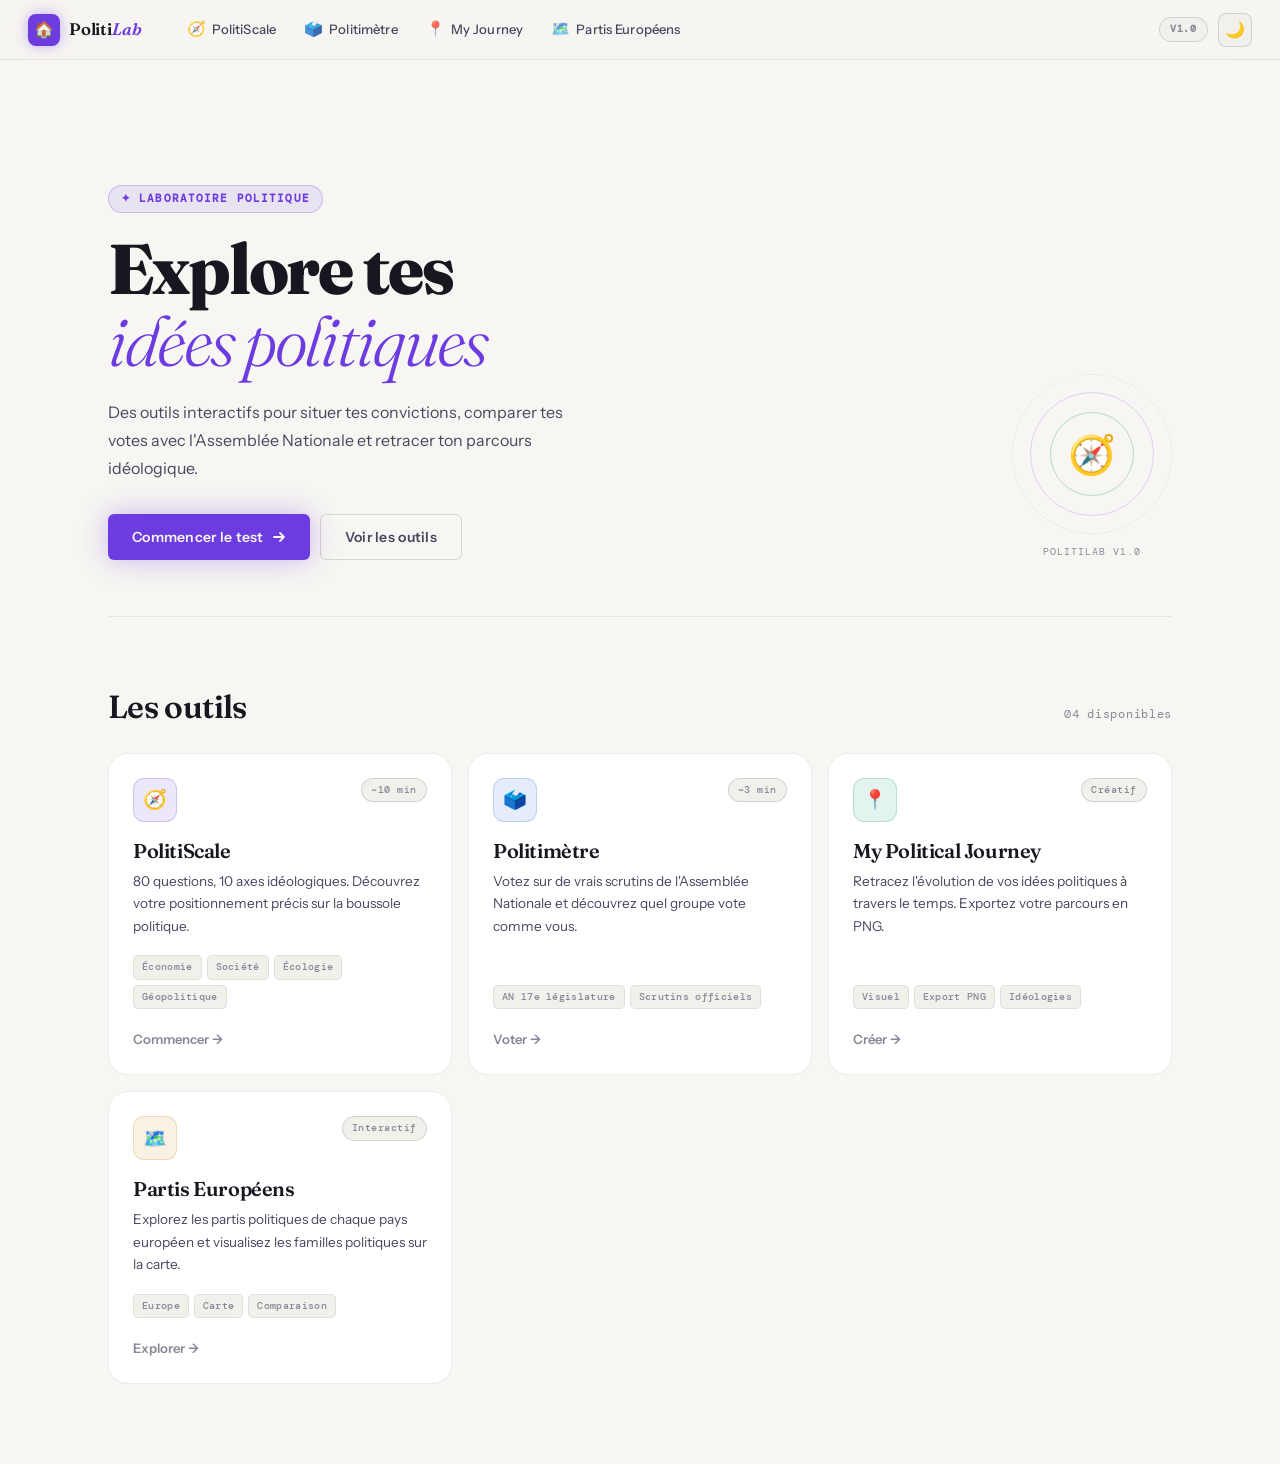
<file: index.html>
<!DOCTYPE html>
<html lang="fr" data-theme="dark">
<head>
  <meta charset="UTF-8">
  <meta name="viewport" content="width=device-width, initial-scale=1.0">
  <title>PolitiLab — Outils politiques</title>
  <meta name="description" content="Des outils pour explorer, comprendre et visualiser vos idées politiques.">
  <link rel="stylesheet" href="css/global.css">
  <link rel="stylesheet" href="css/nav.css">
  <link rel="stylesheet" href="css/home.css">
</head>
<body>

  <!-- Nav injectée par nav.js -->

  <div class="page-wrap">
    <div class="home-wrap">

      <!-- ── HERO ── -->
      <div class="hero">
        <div class="hero-text">
          <div class="hero-kicker">✦ Laboratoire politique</div>
          <h1 class="hero-title">
            Explore tes<br>
            <em>idées politiques</em>
          </h1>
          <p class="hero-sub">
            Des outils interactifs pour situer tes convictions, comparer tes votes avec l'Assemblée Nationale et retracer ton parcours idéologique.
          </p>
          <div class="hero-ctas">
            <a href="politiscale.html" class="btn btn-primary">
              Commencer le test
              <svg width="14" height="14" viewBox="0 0 14 14" fill="none">
                <path d="M2 7h10M8 3l4 4-4 4" stroke="currentColor" stroke-width="1.8" stroke-linecap="round" stroke-linejoin="round"/>
              </svg>
            </a>
            <a href="#outils" class="btn btn-ghost">Voir les outils</a>
          </div>
        </div>

        <div class="hero-deco">
          <div class="hero-compass">
            <div class="compass-ring r1"></div>
            <div class="compass-ring r2"></div>
            <div class="compass-ring r3"></div>
            <div class="compass-center">🧭</div>
          </div>
          <div class="hero-deco-label">PolitiLab v1.0</div>
        </div>
      </div>

      <!-- ── TOOLS ── -->
      <div id="outils">
        <div class="section-header">
          <h2 class="section-title">Les outils</h2>
          <span class="section-count">04 disponibles</span>
        </div>

        <div class="tools-grid">

          <a href="politiscale.html" class="tool-card" style="--card-accent: var(--accent)">
            <div class="tool-card-top">
              <div class="tool-icon-wrap">🧭</div>
              <span class="tool-badge">~10 min</span>
            </div>
            <h3 class="tool-name">PolitiScale</h3>
            <p class="tool-desc">80 questions, 10 axes idéologiques. Découvrez votre positionnement précis sur la boussole politique.</p>
            <div class="tool-tags">
              <span class="tool-tag">Économie</span>
              <span class="tool-tag">Société</span>
              <span class="tool-tag">Écologie</span>
              <span class="tool-tag">Géopolitique</span>
            </div>
            <div class="tool-arrow">Commencer →</div>
          </a>

          <a href="politimetre.html" class="tool-card" style="--card-accent: var(--blue)">
            <div class="tool-card-top">
              <div class="tool-icon-wrap" style="--card-accent: var(--blue)">🗳️</div>
              <span class="tool-badge">~3 min</span>
            </div>
            <h3 class="tool-name">Politimètre</h3>
            <p class="tool-desc">Votez sur de vrais scrutins de l'Assemblée Nationale et découvrez quel groupe vote comme vous.</p>
            <div class="tool-tags">
              <span class="tool-tag">AN 17e législature</span>
              <span class="tool-tag">Scrutins officiels</span>
            </div>
            <div class="tool-arrow">Voter →</div>
          </a>

          <a href="journey.html" class="tool-card" style="--card-accent: var(--teal)">
            <div class="tool-card-top">
              <div class="tool-icon-wrap" style="--card-accent: var(--teal)">📍</div>
              <span class="tool-badge">Créatif</span>
            </div>
            <h3 class="tool-name">My Political Journey</h3>
            <p class="tool-desc">Retracez l'évolution de vos idées politiques à travers le temps. Exportez votre parcours en PNG.</p>
            <div class="tool-tags">
              <span class="tool-tag">Visuel</span>
              <span class="tool-tag">Export PNG</span>
              <span class="tool-tag">Idéologies</span>
            </div>
            <div class="tool-arrow">Créer →</div>
          </a>

          <a href="europe.html" class="tool-card" style="--card-accent: var(--gold)">
            <div class="tool-card-top">
              <div class="tool-icon-wrap" style="--card-accent: var(--gold)">🗺️</div>
              <span class="tool-badge">Interactif</span>
            </div>
            <h3 class="tool-name">Partis Européens</h3>
            <p class="tool-desc">Explorez les partis politiques de chaque pays européen et visualisez les familles politiques sur la carte.</p>
            <div class="tool-tags">
              <span class="tool-tag">Europe</span>
              <span class="tool-tag">Carte</span>
              <span class="tool-tag">Comparaison</span>
            </div>
            <div class="tool-arrow">Explorer →</div>
          </a>

        </div>
      </div>


    </div>
  </div>

  <script src="js/nav.js"></script>
</body>
</html>
</file>
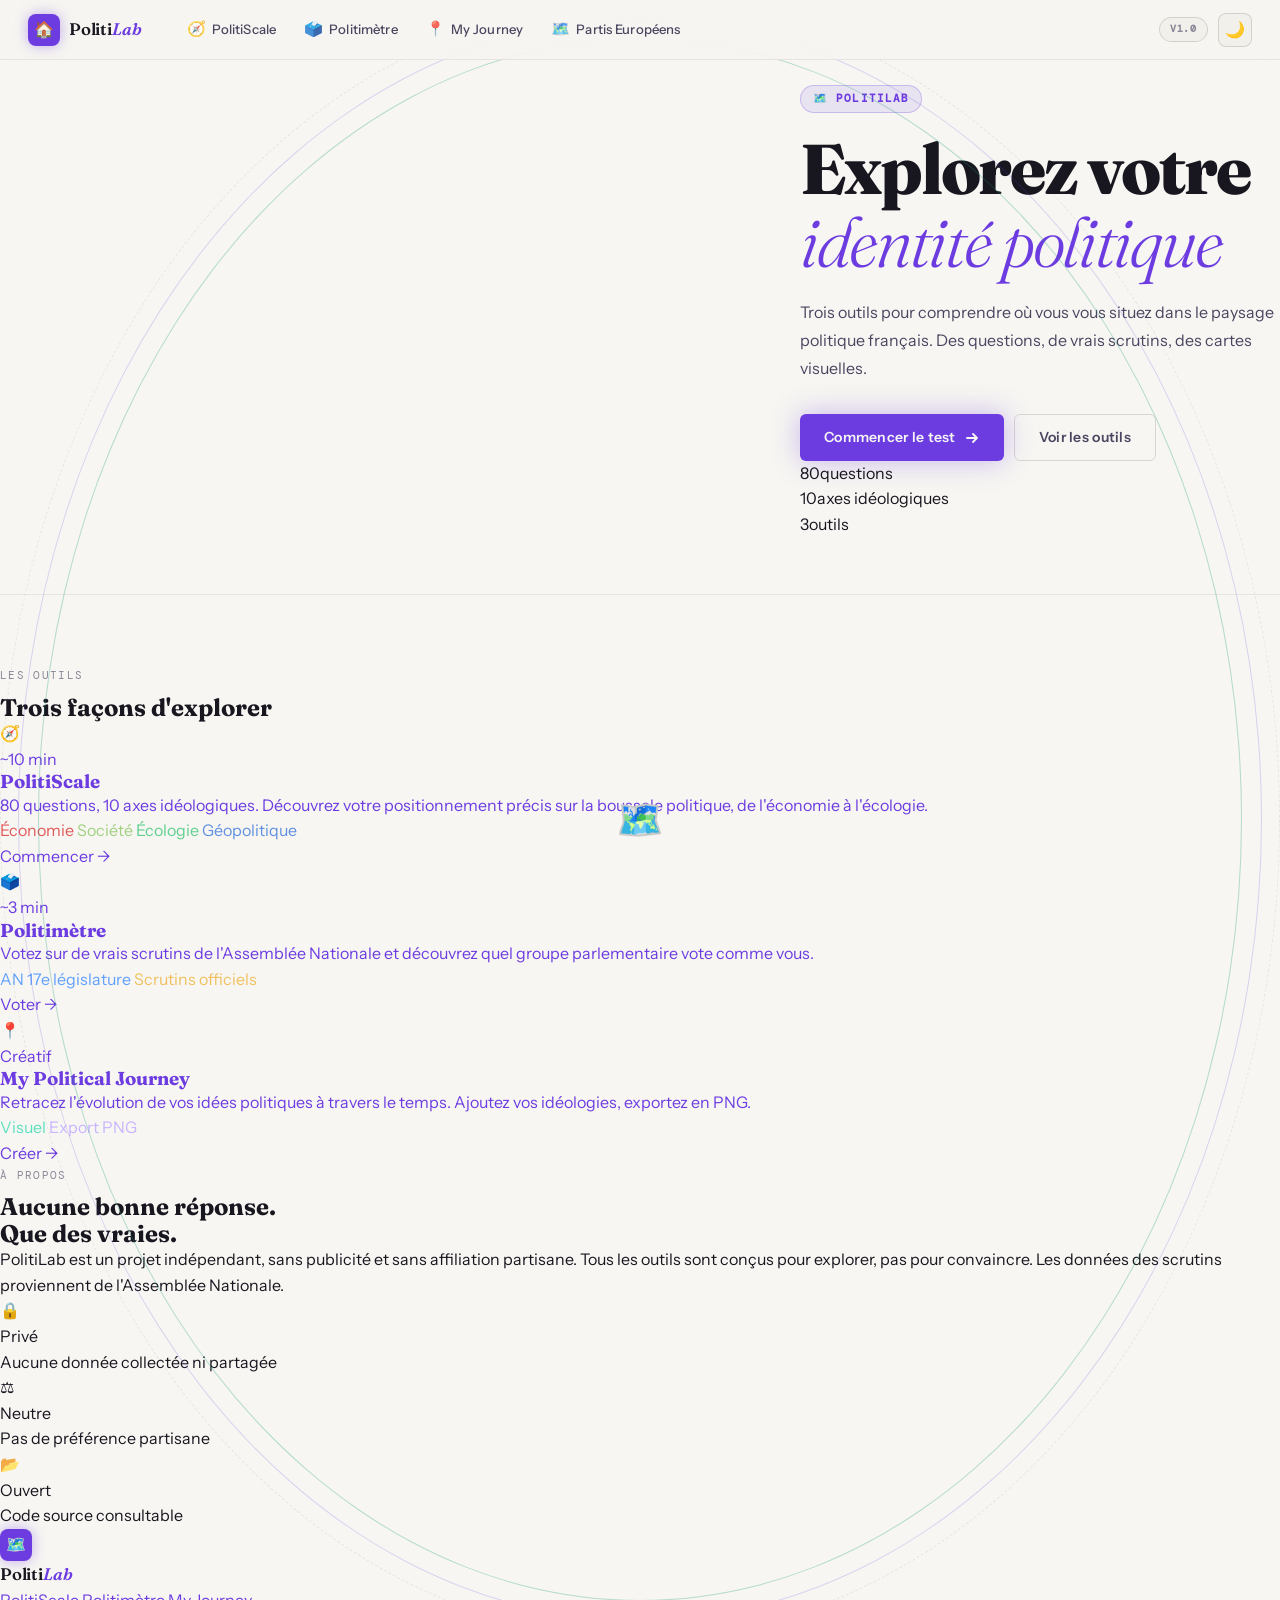
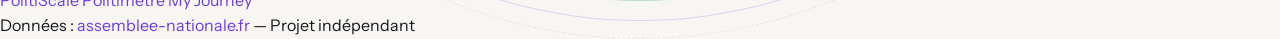
<file: index(2).html>
<!DOCTYPE html>
<html lang="fr">
<head>
  <meta charset="UTF-8">
  <meta name="viewport" content="width=device-width, initial-scale=1.0">
  <title>PolitiLab — Explorez votre identité politique</title>
  <meta name="description" content="Trois outils pour explorer, analyser et visualiser votre positionnement politique.">
  <link rel="stylesheet" href="css/global.css">
  <link rel="stylesheet" href="css/nav.css">
  <link rel="stylesheet" href="css/home.css">
</head>
<body>

  <!-- Nav injected by JS -->

  <div class="page-wrap">

    <!-- ── HERO ── -->
    <section class="hero">
      <div class="hero-bg" aria-hidden="true">
        <div class="hero-orb orb-1"></div>
        <div class="hero-orb orb-2"></div>
        <div class="hero-orb orb-3"></div>
        <svg class="hero-grid" viewBox="0 0 800 500" preserveAspectRatio="xMidYMid slice" xmlns="http://www.w3.org/2000/svg">
          <defs>
            <pattern id="grid" width="40" height="40" patternUnits="userSpaceOnUse">
              <path d="M 40 0 L 0 0 0 40" fill="none" stroke="rgba(255,255,255,.04)" stroke-width="1"/>
            </pattern>
          </defs>
          <rect width="100%" height="100%" fill="url(#grid)"/>
        </svg>
      </div>

      <div class="hero-inner z1">
        <div class="hero-kicker fade-in">
          <span class="tag" style="color:var(--accent); border-color: rgba(200,180,255,.3)">🗺️ PolitiLab</span>
        </div>

        <h1 class="hero-title fade-in" style="animation-delay:.08s">
          Explorez votre<br>
          <em class="serif grad-text">identité politique</em>
        </h1>

        <p class="hero-sub fade-in" style="animation-delay:.16s">
          Trois outils pour comprendre où vous vous situez dans le paysage politique français.
          Des questions, de vrais scrutins, des cartes visuelles.
        </p>

        <div class="hero-ctas fade-in" style="animation-delay:.24s">
          <a href="politiscale.html" class="btn btn-primary">
            Commencer le test
            <svg width="16" height="16" viewBox="0 0 16 16" fill="none">
              <path d="M3 8h10M9 4l4 4-4 4" stroke="currentColor" stroke-width="1.8" stroke-linecap="round" stroke-linejoin="round"/>
            </svg>
          </a>
          <a href="#outils" class="btn btn-ghost">Voir les outils</a>
        </div>

        <div class="hero-stats fade-in" style="animation-delay:.32s">
          <div class="stat"><span class="stat-n">80</span><span class="stat-l">questions</span></div>
          <div class="stat-sep"></div>
          <div class="stat"><span class="stat-n">10</span><span class="stat-l">axes idéologiques</span></div>
          <div class="stat-sep"></div>
          <div class="stat"><span class="stat-n">3</span><span class="stat-l">outils</span></div>
        </div>
      </div>
    </section>

    <!-- ── OUTILS ── -->
    <section class="outils-section" id="outils">
      <div class="container">
        <div class="section-label">Les outils</div>
        <h2 class="outils-title">Trois façons d'explorer</h2>

        <div class="outils-grid">

          <!-- Card 1 — PolitiScale -->
          <a href="politiscale.html" class="outil-card" data-color="accent">
            <div class="outil-card-top">
              <div class="outil-icon">🧭</div>
              <div class="outil-badge">~10 min</div>
            </div>
            <h3 class="outil-name">PolitiScale</h3>
            <p class="outil-desc">
              80 questions, 10 axes idéologiques. Découvrez votre positionnement précis sur la boussole politique, de l'économie à l'écologie.
            </p>
            <div class="outil-tags">
              <span class="tag" style="color:#e05a5a;border-color:rgba(224,90,90,.3)">Économie</span>
              <span class="tag" style="color:#a0d080;border-color:rgba(160,208,128,.3)">Société</span>
              <span class="tag" style="color:#60d090;border-color:rgba(96,208,144,.3)">Écologie</span>
              <span class="tag" style="color:#6090e0;border-color:rgba(96,144,224,.3)">Géopolitique</span>
            </div>
            <div class="outil-arrow">
              Commencer →
            </div>
          </a>

          <!-- Card 2 — Politimètre -->
          <a href="politimetre.html" class="outil-card" data-color="blue">
            <div class="outil-card-top">
              <div class="outil-icon">🗳️</div>
              <div class="outil-badge">~3 min</div>
            </div>
            <h3 class="outil-name">Politimètre</h3>
            <p class="outil-desc">
              Votez sur de vrais scrutins de l'Assemblée Nationale et découvrez quel groupe parlementaire vote comme vous.
            </p>
            <div class="outil-tags">
              <span class="tag" style="color:#60a0ff;border-color:rgba(96,160,255,.3)">AN 17e législature</span>
              <span class="tag" style="color:#f0c060;border-color:rgba(240,192,96,.3)">Scrutins officiels</span>
            </div>
            <div class="outil-arrow">
              Voter →
            </div>
          </a>

          <!-- Card 3 — Journey -->
          <a href="journey.html" class="outil-card" data-color="teal">
            <div class="outil-card-top">
              <div class="outil-icon">📍</div>
              <div class="outil-badge">Créatif</div>
            </div>
            <h3 class="outil-name">My Political Journey</h3>
            <p class="outil-desc">
              Retracez l'évolution de vos idées politiques à travers le temps. Ajoutez vos idéologies, exportez en PNG.
            </p>
            <div class="outil-tags">
              <span class="tag" style="color:#5de0c0;border-color:rgba(93,224,192,.3)">Visuel</span>
              <span class="tag" style="color:#c8b4ff;border-color:rgba(200,180,255,.3)">Export PNG</span>
            </div>
            <div class="outil-arrow">
              Créer →
            </div>
          </a>

        </div>
      </div>
    </section>

    <!-- ── ABOUT ── -->
    <section class="about-section">
      <div class="container about-inner">
        <div class="about-text">
          <div class="section-label">À propos</div>
          <h2 class="about-title">Aucune bonne réponse.<br><span class="serif">Que des vraies.</span></h2>
          <p class="about-body">
            PolitiLab est un projet indépendant, sans publicité et sans affiliation partisane.
            Tous les outils sont conçus pour explorer, pas pour convaincre.
            Les données des scrutins proviennent de l'Assemblée Nationale.
          </p>
          <div class="about-values">
            <div class="value-item">
              <div class="value-icon">🔒</div>
              <div>
                <div class="value-name">Privé</div>
                <div class="value-desc">Aucune donnée collectée ni partagée</div>
              </div>
            </div>
            <div class="value-item">
              <div class="value-icon">⚖️</div>
              <div>
                <div class="value-name">Neutre</div>
                <div class="value-desc">Pas de préférence partisane</div>
              </div>
            </div>
            <div class="value-item">
              <div class="value-icon">📂</div>
              <div>
                <div class="value-name">Ouvert</div>
                <div class="value-desc">Code source consultable</div>
              </div>
            </div>
          </div>
        </div>
        <div class="about-visual" aria-hidden="true">
          <div class="compass-deco">
            <div class="compass-ring r1"></div>
            <div class="compass-ring r2"></div>
            <div class="compass-ring r3"></div>
            <div class="compass-center">🗺️</div>
          </div>
        </div>
      </div>
    </section>

    <!-- ── FOOTER ── -->
    <footer class="footer">
      <div class="container footer-inner">
        <div class="footer-logo">
          <div class="nav-logo-mark">🗺️</div>
          <span class="nav-logo-text">Politi<span>Lab</span></span>
        </div>
        <div class="footer-links">
          <a href="politiscale.html">PolitiScale</a>
          <a href="politimetre.html">Politimètre</a>
          <a href="journey.html">My Journey</a>
        </div>
        <div class="footer-copy">
          Données : <a href="https://assemblee-nationale.fr" target="_blank" rel="noopener">assemblee-nationale.fr</a>
          — Projet indépendant
        </div>
      </div>
    </footer>

  </div>

  <script src="js/nav.js"></script>
</body>
</html>
</file>
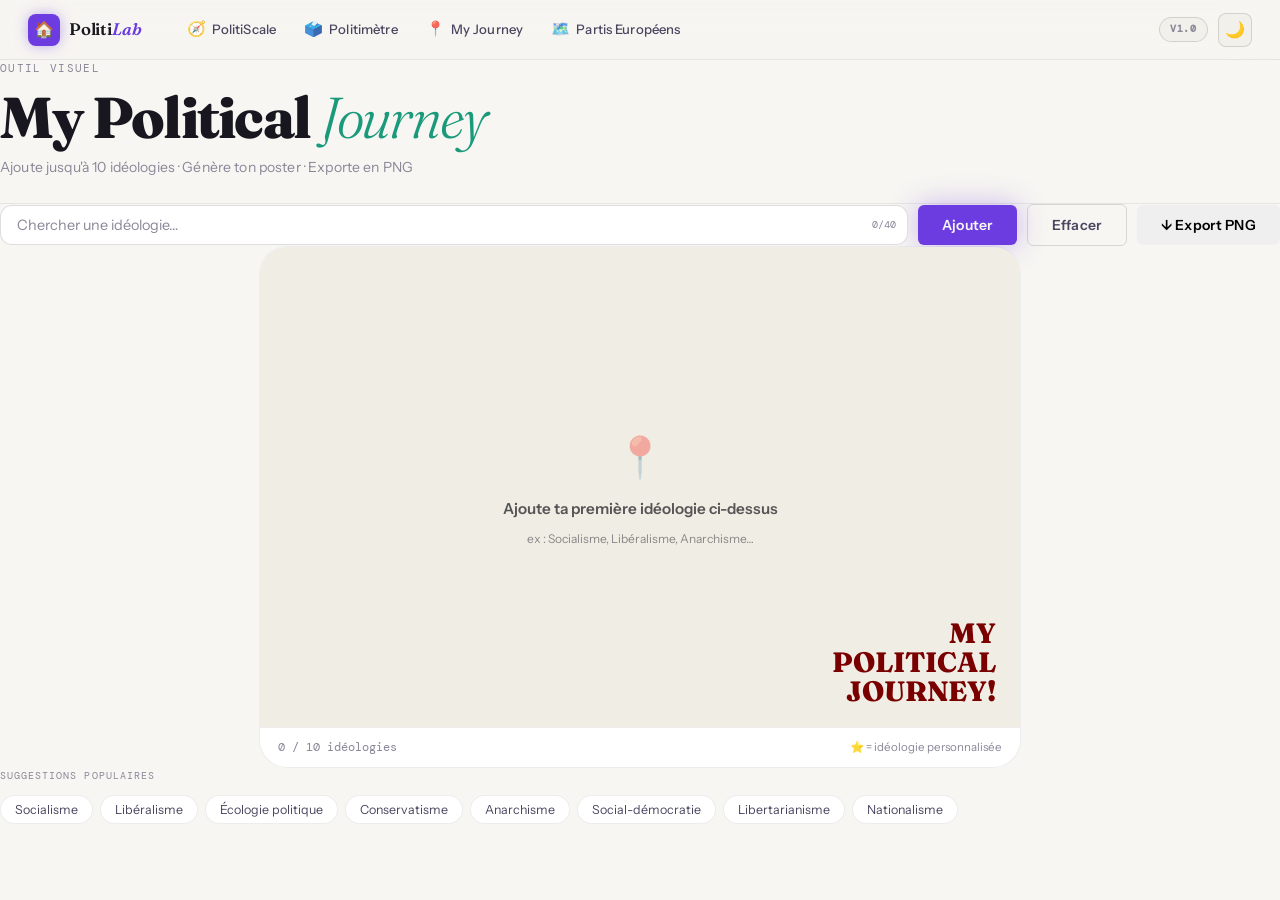
<file: journey(1).html>
<!DOCTYPE html>
<html lang="fr">
<head>
  <meta charset="UTF-8">
  <meta name="viewport" content="width=device-width, initial-scale=1.0">
  <title>My Political Journey — PolitiLab</title>
  <meta name="description" content="Retracez l'évolution de vos idées politiques. Ajoutez vos idéologies, exportez en PNG.">
  <link rel="stylesheet" href="css/global.css">
  <link rel="stylesheet" href="css/nav.css">
  <link rel="stylesheet" href="css/journey.css">
</head>
<body>

  <!-- Nav injected by JS -->

  <div class="page-wrap">

    <div class="jrn-layout">

      <!-- ── Header ── -->
      <div class="jrn-header">
        <div>
          <div class="section-label">Outil visuel</div>
          <h1 class="jrn-title">My Political <em class="serif">Journey</em></h1>
          <p class="jrn-sub">Ajoute jusqu'à 10 idéologies · Génère ton poster · Exporte en PNG</p>
        </div>
      </div>

      <!-- ── Controls ── -->
      <div class="jrn-controls">
        <div class="jrn-input-wrap">
          <input
            list="ideo-list"
            id="search"
            placeholder="Chercher une idéologie…"
            maxlength="40"
            autocomplete="off"
          />
          <datalist id="ideo-list"></datalist>
          <span class="jrn-char-count" id="char-count">0/40</span>
        </div>
        <button class="btn btn-primary" id="btn-add" onclick="addIdeology()">
          <span id="btn-add-label">Ajouter</span>
        </button>
        <button class="btn btn-ghost" onclick="resetAll()">Effacer</button>
        <button class="btn btn-export" onclick="exportPNG()">
          ↓ Export PNG
        </button>
      </div>

      <!-- ── Canvas ── -->
      <div class="jrn-canvas-wrap">
        <div class="jrn-canvas-scroller">
          <div id="journey">
            <svg id="arrow-svg" viewBox="0 0 900 480">
              <defs>
                <marker id="arr" markerWidth="12" markerHeight="8" refX="11" refY="4" orient="auto">
                  <polygon points="0 0, 12 4, 0 8" fill="#111"/>
                </marker>
              </defs>
              <polyline id="stair-line" fill="none" stroke="#111" stroke-width="4" stroke-linejoin="round" marker-end="url(#arr)"/>
            </svg>
            <div id="title-label">MY<br>POLITICAL<br>JOURNEY!</div>
            <div id="empty-state">
              <div class="empty-icon">📍</div>
              <div class="empty-text">Ajoute ta première idéologie ci-dessus</div>
              <div class="empty-hint">ex : Socialisme, Libéralisme, Anarchisme…</div>
            </div>
          </div>
        </div>
        <div class="jrn-canvas-footer">
          <span id="info" class="jrn-info">0 / 10 idéologies</span>
          <span class="jrn-hint">⭐ = idéologie personnalisée</span>
        </div>
      </div>

      <!-- ── Suggestions ── -->
      <div class="jrn-suggestions">
        <div class="jrn-suggestions-label">Suggestions populaires</div>
        <div class="jrn-suggestions-list" id="suggestions"></div>
      </div>

    </div>

  </div>

  <script src="js/nav.js"></script>
  <script src="js/journey.js"></script>
</body>
</html>
</file>
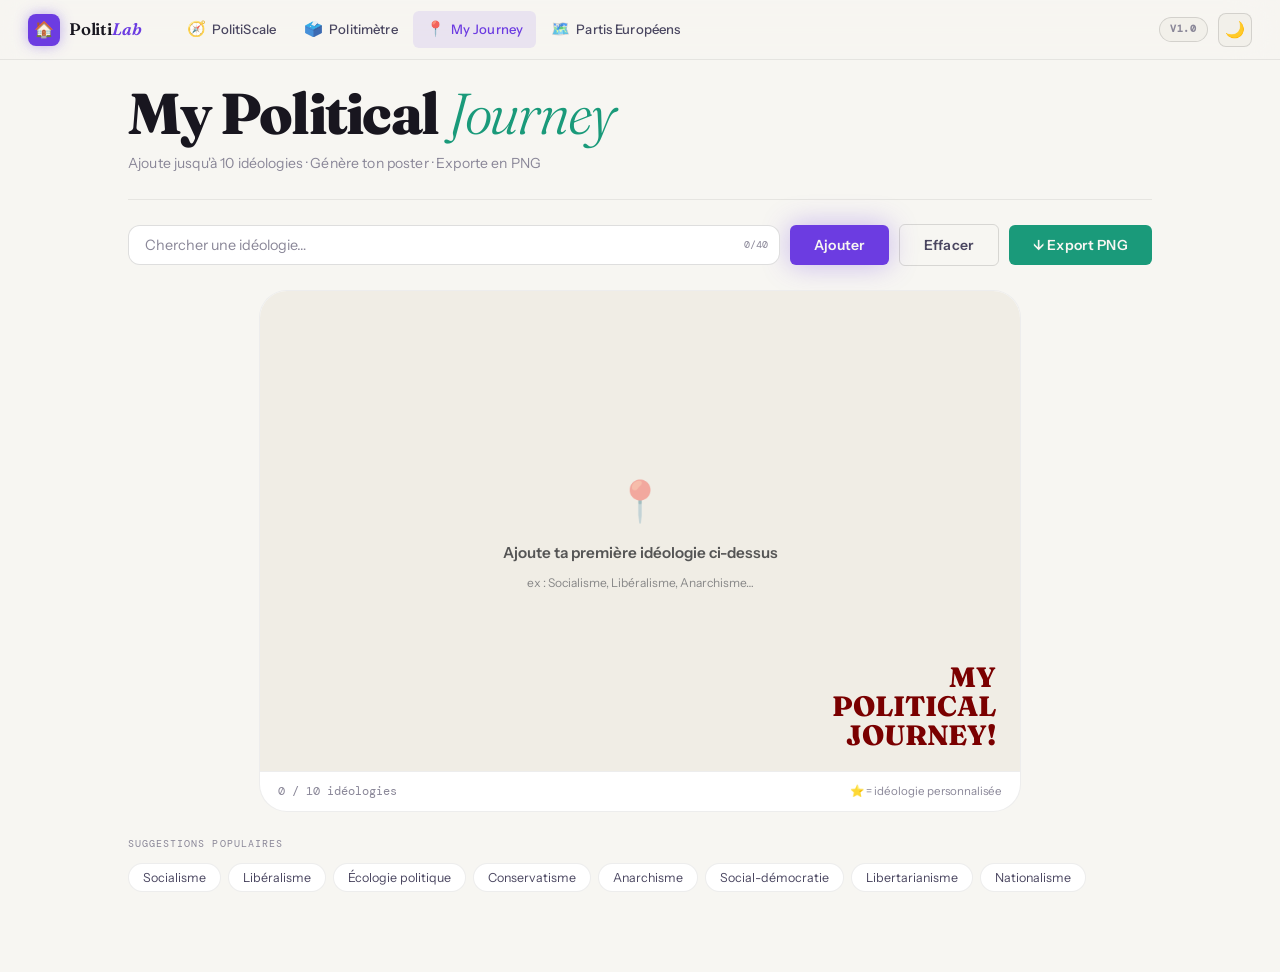
<file: journey.html>
<!DOCTYPE html>
<html lang="fr" data-theme="dark">
<head>
  <meta charset="UTF-8">
  <meta name="viewport" content="width=device-width, initial-scale=1.0">
  <title>My Political Journey — PolitiLab</title>
  <meta name="description" content="Retracez l'évolution de vos idées politiques. Ajoutez vos idéologies, exportez en PNG.">
  <link rel="stylesheet" href="css/global.css">
  <link rel="stylesheet" href="css/nav.css">
  <link rel="stylesheet" href="css/journey.css">
</head>
<body>

  <!-- Nav injectée par nav.js -->

  <div class="page-wrap">
    <div class="jrn-wrap">

      <!-- ── Header ── -->
      <div class="jrn-header">
        <h1 class="jrn-title">My Political <em>Journey</em></h1>
        <p class="jrn-sub">Ajoute jusqu'à 10 idéologies · Génère ton poster · Exporte en PNG</p>
      </div>

      <!-- ── Controls ── -->
      <div class="jrn-controls">
        <div class="jrn-input-wrap">
          <input
            list="ideo-list"
            id="search"
            placeholder="Chercher une idéologie…"
            maxlength="40"
            autocomplete="off"
          />
          <datalist id="ideo-list"></datalist>
          <span class="jrn-char-count" id="char-count">0/40</span>
        </div>
        <button class="btn btn-primary" id="btn-add" onclick="addIdeology()">
          <span id="btn-add-label">Ajouter</span>
        </button>
        <button class="btn btn-ghost" onclick="resetAll()">Effacer</button>
        <button class="btn btn-teal" onclick="exportPNG()">↓ Export PNG</button>
      </div>

      <!-- ── Canvas ── -->
      <div class="jrn-canvas-wrap">
        <div class="jrn-canvas-scroller">
          <div id="journey">
            <svg id="arrow-svg" viewBox="0 0 760 480">
              <defs>
                <marker id="arr" markerWidth="12" markerHeight="8" refX="11" refY="4" orient="auto">
                  <polygon class="arrow-fill" points="0 0, 12 4, 0 8" fill="#111"/>
                </marker>
              </defs>
              <polyline id="stair-line" class="arrow-stroke" fill="none" stroke="#111" stroke-width="4" stroke-linejoin="round" marker-end="url(#arr)"/>
            </svg>
            <div id="title-label">MY<br>POLITICAL<br>JOURNEY!</div>
            <div id="empty-state">
              <div class="empty-icon">📍</div>
              <div class="empty-text">Ajoute ta première idéologie ci-dessus</div>
              <div class="empty-hint">ex : Socialisme, Libéralisme, Anarchisme…</div>
            </div>
          </div>
        </div>
        <div class="jrn-canvas-footer">
          <span id="info" class="jrn-info">0 / 10 idéologies</span>
          <span class="jrn-hint">⭐ = idéologie personnalisée</span>
        </div>
      </div>

      <!-- ── Suggestions ── -->
      <div class="jrn-suggestions">
        <div class="jrn-suggestions-label">Suggestions populaires</div>
        <div class="jrn-suggestions-list" id="suggestions"></div>
      </div>

    </div>
  </div>

  <script src="js/nav.js"></script>
  <script src="js/journey.js"></script>
</body>
</html>
</file>
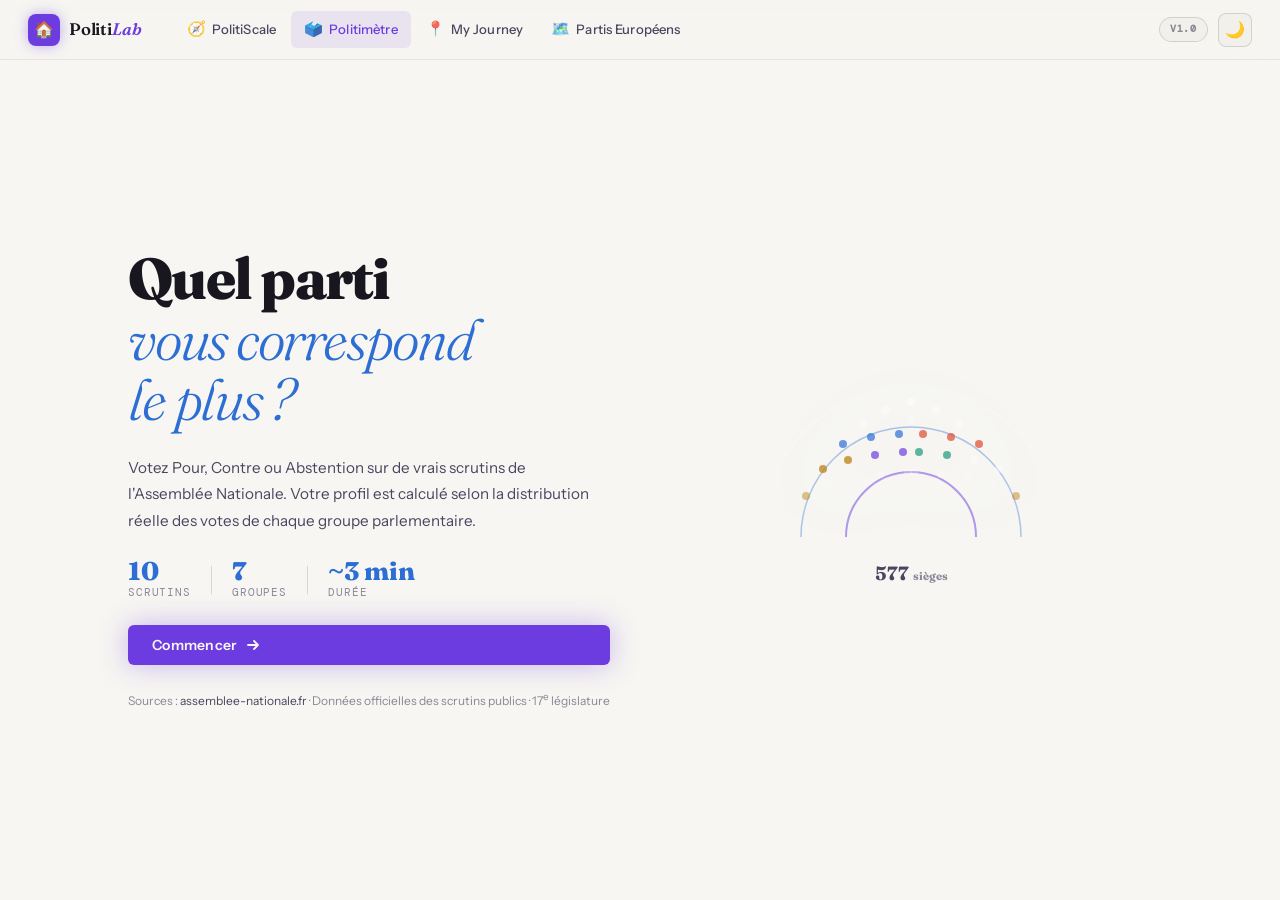
<file: politimetre.html>
<!DOCTYPE html>
<html lang="fr" data-theme="dark">
<head>
  <meta charset="UTF-8">
  <meta name="viewport" content="width=device-width, initial-scale=1.0">
  <title>Politimètre — Votez comme les députés · PolitiLab</title>
  <meta name="description" content="Votez sur de vrais scrutins de l'Assemblée Nationale et découvrez quel groupe parlementaire vous ressemble.">
  <link rel="stylesheet" href="css/global.css">
  <link rel="stylesheet" href="css/nav.css">
  <link rel="stylesheet" href="css/politimetre.css">
</head>
<body>

  <!-- Nav injectée par nav.js -->

  <div class="page-wrap">

    <!-- ═══ INTRO ═══ -->
    <section class="pm-screen active" id="s-intro">
      <div class="pm-intro-layout">
        <div class="pm-intro-text">
          <h1 class="pm-intro-heading">
            Quel parti<br>
            <em>vous correspond<br>le plus ?</em>
          </h1>
          <p class="pm-intro-body">
            Votez Pour, Contre ou Abstention sur de vrais scrutins de l'Assemblée Nationale.
            Votre profil est calculé selon la distribution réelle des votes de chaque groupe parlementaire.
          </p>
          <div class="pm-meta-row">
            <div class="pm-meta"><strong>10</strong><span>scrutins</span></div>
            <div class="pm-meta-sep"></div>
            <div class="pm-meta"><strong>7</strong><span>groupes</span></div>
            <div class="pm-meta-sep"></div>
            <div class="pm-meta"><strong>~3 min</strong><span>durée</span></div>
          </div>
          <button class="btn btn-primary" onclick="App.start()">
            Commencer
            <svg width="16" height="16" viewBox="0 0 16 16" fill="none">
              <path d="M3 8h10M9 4l4 4-4 4" stroke="currentColor" stroke-width="1.8" stroke-linecap="round" stroke-linejoin="round"/>
            </svg>
          </button>
          <p class="pm-source-note">Sources : <a href="https://assemblee-nationale.fr" target="_blank" rel="noopener">assemblee-nationale.fr</a> · Données officielles des scrutins publics · 17<sup>e</sup> législature</p>
        </div>
        <div class="pm-intro-visual" aria-hidden="true">
          <svg class="pm-hemi" viewBox="0 0 320 170" fill="none" xmlns="http://www.w3.org/2000/svg">
            <path d="M 10 165 A 150 150 0 0 1 310 165" stroke="rgba(255,255,255,.12)" stroke-width="2" fill="none"/>
            <path d="M 50 165 A 110 110 0 0 1 270 165" stroke="var(--blue)" stroke-width="1.5" fill="none" opacity=".3">
              <animate attributeName="opacity" values=".15;.45;.15" dur="3s" repeatCount="indefinite"/>
            </path>
            <path d="M 95 165 A 65 65 0 0 1 225 165" stroke="var(--accent)" stroke-width="2" fill="none" opacity=".7">
              <animate attributeName="opacity" values=".4;.9;.4" dur="3s" begin="0.8s" repeatCount="indefinite"/>
            </path>
            <g>
              <circle cx="160" cy="30"  r="4" fill="rgba(255,255,255,.5)"/>
              <circle cx="135" cy="38"  r="4" fill="rgba(255,255,255,.4)"/>
              <circle cx="185" cy="38"  r="4" fill="rgba(255,255,255,.4)"/>
              <circle cx="112" cy="52"  r="4" fill="rgba(255,255,255,.3)"/>
              <circle cx="160" cy="48"  r="4" fill="rgba(255,255,255,.3)"/>
              <circle cx="208" cy="52"  r="4" fill="rgba(255,255,255,.3)"/>
              <circle cx="92"  cy="72"  r="4" fill="var(--blue)"   opacity=".7"/>
              <circle cx="120" cy="65"  r="4" fill="var(--blue)"   opacity=".7"/>
              <circle cx="148" cy="62"  r="4" fill="var(--blue)"   opacity=".7"/>
              <circle cx="172" cy="62"  r="4" fill="var(--accent2)" opacity=".7"/>
              <circle cx="200" cy="65"  r="4" fill="var(--accent2)" opacity=".7"/>
              <circle cx="228" cy="72"  r="4" fill="var(--accent2)" opacity=".7"/>
              <circle cx="72"  cy="97"  r="4" fill="var(--gold)"   opacity=".8"/>
              <circle cx="97"  cy="88"  r="4" fill="var(--gold)"   opacity=".8"/>
              <circle cx="124" cy="83"  r="4" fill="var(--accent)" opacity=".7"/>
              <circle cx="152" cy="80"  r="4" fill="var(--accent)" opacity=".7"/>
              <circle cx="168" cy="80"  r="4" fill="var(--teal)"   opacity=".7"/>
              <circle cx="196" cy="83"  r="4" fill="var(--teal)"   opacity=".7"/>
              <circle cx="223" cy="88"  r="4" fill="rgba(255,255,255,.4)"/>
              <circle cx="248" cy="97"  r="4" fill="rgba(255,255,255,.4)"/>
              <circle cx="55"  cy="124" r="4" fill="var(--gold)"   opacity=".5"/>
              <circle cx="78"  cy="113" r="4" fill="rgba(255,255,255,.2)"/>
              <circle cx="103" cy="106" r="4" fill="rgba(255,255,255,.2)"/>
              <circle cx="130" cy="102" r="4" fill="rgba(255,255,255,.2)"/>
              <circle cx="157" cy="100" r="4" fill="rgba(255,255,255,.2)"/>
              <circle cx="163" cy="100" r="4" fill="rgba(255,255,255,.2)"/>
              <circle cx="190" cy="102" r="4" fill="rgba(255,255,255,.2)"/>
              <circle cx="217" cy="106" r="4" fill="rgba(255,255,255,.2)"/>
              <circle cx="242" cy="113" r="4" fill="rgba(255,255,255,.2)"/>
              <circle cx="265" cy="124" r="4" fill="var(--gold)"   opacity=".5"/>
            </g>
          </svg>
          <div class="pm-hemi-label">577 <small>sièges</small></div>
        </div>
      </div>
    </section>

    <!-- ═══ VOTE ═══ -->
    <section class="pm-screen" id="s-vote">
      <div class="pm-vote-layout">
        <aside class="pm-sidebar">
          <div class="pm-prog-block">
            <div class="pm-prog-num" id="prog-num">1<span>/10</span></div>
            <svg class="pm-prog-ring" viewBox="0 0 44 44">
              <circle cx="22" cy="22" r="18" fill="none" stroke="var(--surface3)" stroke-width="3"/>
              <circle cx="22" cy="22" r="18" fill="none" stroke="var(--accent)" stroke-width="3"
                stroke-linecap="round" stroke-dasharray="113" stroke-dashoffset="113"
                id="ring-circle" transform="rotate(-90 22 22)"/>
            </svg>
          </div>
          <div class="pm-tally" id="tally"></div>
        </aside>

        <div class="pm-main">
          <div class="pm-card">
            <div class="pm-card-top">
              <span class="pm-card-num mono" id="card-num">Scrutin</span>
              <span class="pm-card-date mono" id="card-date"></span>
            </div>
            <h2 class="pm-card-title" id="card-title">Chargement…</h2>
            <div class="pm-desc-box">
              <p id="desc-text">…</p>
            </div>
            <div class="pm-vote-btns" id="vote-btns">
              <button class="pm-vbtn pour"       onclick="App.vote('pour')">
                <span class="pm-vbtn-icon">👍</span><span>Pour</span>
              </button>
              <button class="pm-vbtn abstention" onclick="App.vote('abstention')">
                <span class="pm-vbtn-icon">🤷</span><span>Abstention</span>
              </button>
              <button class="pm-vbtn contre"     onclick="App.vote('contre')">
                <span class="pm-vbtn-icon">👎</span><span>Contre</span>
              </button>
            </div>
            <div class="pm-reveal hidden" id="reveal">
              <div class="pm-reveal-label">Position des groupes parlementaires</div>
              <div class="pm-groupes-grid" id="groupes-grid"></div>
              <div class="pm-reveal-footer">
                <a class="pm-link-source" id="link-source" href="#" target="_blank" rel="noopener">
                  Voir le scrutin officiel ↗
                </a>
                <button class="btn btn-primary btn-sm" onclick="App.next()">
                  Suivant →
                </button>
              </div>
            </div>
          </div>
        </div>
      </div>
    </section>

    <!-- ═══ RÉSULTATS ═══ -->
    <section class="pm-screen" id="s-results">
      <div class="pm-results-head">
        <div class="section-label">Votre profil politique</div>
        <h2 class="pm-results-title">Résultats</h2>
        <p class="pm-results-sub" id="results-sub"></p>
      </div>
      <div class="pm-winner" id="winner"></div>
      <div class="pm-bars-wrap">
        <div class="pm-bars" id="bars"></div>
      </div>
      <div class="pm-detail-section">
        <div class="pm-detail-title">Détail vote par vote</div>
        <div id="vote-detail"></div>
      </div>
      <div class="pm-results-footer">
        <div class="pm-results-footer-btns">
          <button class="btn btn-ghost" onclick="App.restart()">↺ Recommencer</button>
          <a href="index.html" class="btn btn-ghost">← Accueil</a>
        </div>
        <p class="pm-disclaimer">
          Score calculé par concordance pondérée. Données : assemblee-nationale.fr — scrutins publics officiels.
        </p>
      </div>
    </section>

  </div>

  <script src="js/nav.js"></script>
  <script src="js/politimetre.js"></script>
</body>
</html>
</file>
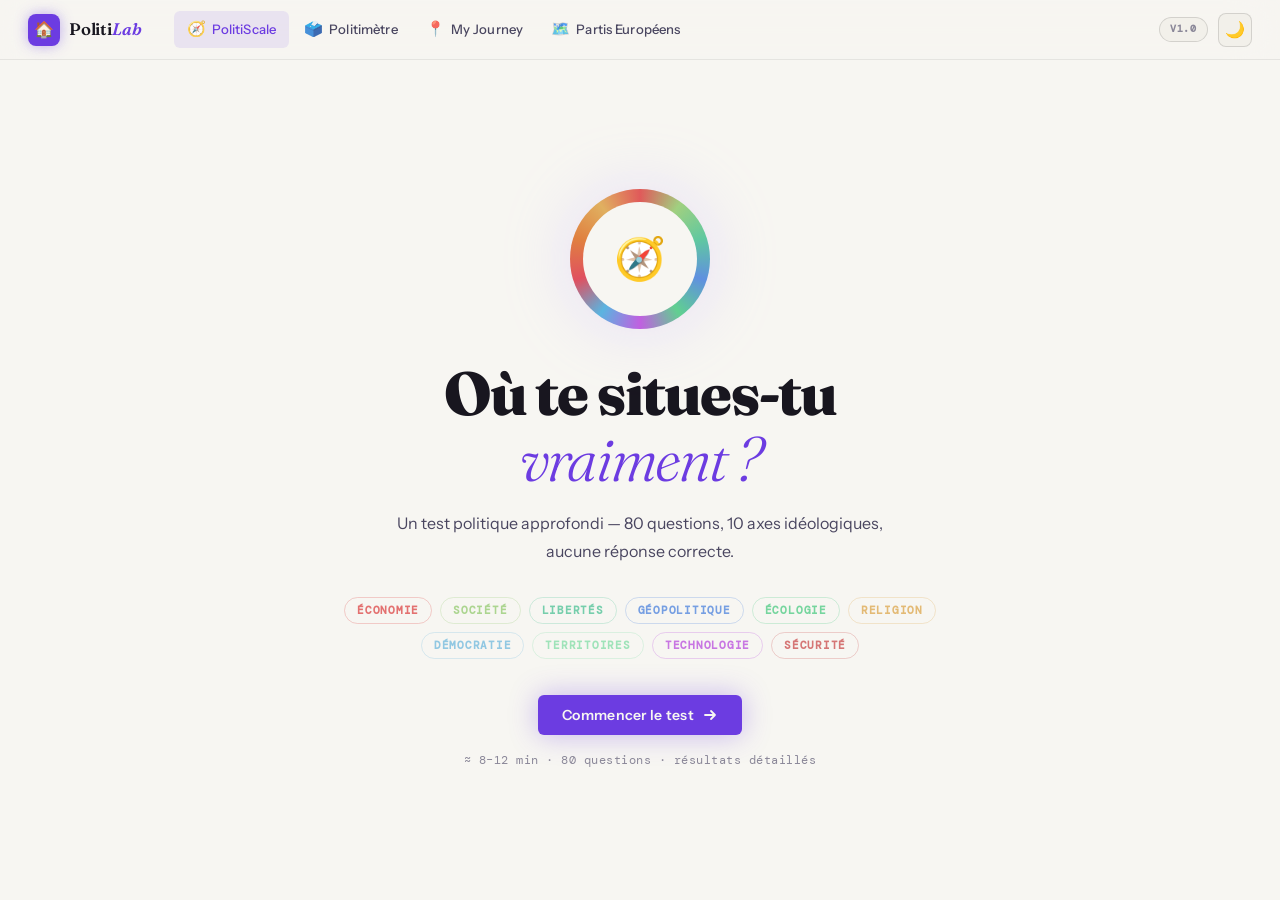
<file: politiscale.html>
<!DOCTYPE html>
<html lang="fr" data-theme="dark">
<head>
  <meta charset="UTF-8">
  <meta name="viewport" content="width=device-width, initial-scale=1.0">
  <title>PolitiScale — Où te situes-tu vraiment ? · PolitiLab</title>
  <meta name="description" content="80 questions, 10 axes idéologiques. Découvrez votre positionnement politique précis.">
  <link rel="stylesheet" href="css/global.css">
  <link rel="stylesheet" href="css/nav.css">
  <link rel="stylesheet" href="css/politiscale.css">
</head>
<body>

  <!-- Nav injectée par nav.js -->

  <div class="page-wrap">

    <!-- ══ INTRO ══ -->
    <div id="screen-intro" class="ps-screen active">
      <div class="intro-center">
        <div class="glow-ring"><div class="glow-ring-inner">🧭</div></div>
        <h1 class="intro-h1">Où te situes-tu<br><em>vraiment&nbsp;?</em></h1>
        <p class="intro-tagline">Un test politique approfondi — 80 questions, 10 axes idéologiques, aucune réponse correcte.</p>
        <div class="axes-preview" id="axes-preview"></div>
        <button class="btn btn-primary" onclick="startQuiz()">
          Commencer le test
          <svg width="16" height="16" viewBox="0 0 16 16" fill="none">
            <path d="M3 8h10M9 4l4 4-4 4" stroke="currentColor" stroke-width="1.8" stroke-linecap="round" stroke-linejoin="round"/>
          </svg>
        </button>
        <p class="intro-meta">≈ 8–12 min · 80 questions · résultats détaillés</p>
      </div>
    </div>

    <!-- ══ QUIZ ══ -->
    <div id="screen-quiz" class="ps-screen">
      <div class="quiz-top">
        <div class="quiz-logo">PolitiScale</div>
        <div class="progress-wrap"><div class="progress-fill" id="progress-fill"></div></div>
        <div class="progress-label mono" id="progress-label">0 / 80</div>
      </div>
      <div class="quiz-body">
        <div class="domaine-chip" id="q-domaine"></div>
        <div class="question-text" id="q-text"></div>
        <div class="question-detail" id="q-detail"></div>
        <div class="answers" id="q-answers"></div>
        <div class="nav-btns">
          <button class="btn btn-ghost btn-sm" id="btn-prev" onclick="prevQ()">← Précédent</button>
          <button class="btn btn-primary btn-sm" id="btn-next" onclick="nextQ()">Suivant →</button>
          <button class="skip-link" onclick="skipQ()">Passer</button>
        </div>
      </div>
    </div>

    <!-- ══ RÉSULTATS ══ -->
    <div id="screen-result" class="ps-screen">
      <div class="result-hero">
        <div class="profile-label" id="r-label"></div>
        <h2 id="r-title"></h2>
        <p class="profile-desc" id="r-desc"></p>
      </div>
      <div class="result-body">
        <div class="ps-section-title">🧭 La boussole politique</div>
        <div class="compass-wrap">
          <div class="compass-labels">
            <div></div><div class="top">Autoritaire</div><div></div>
            <div class="left">Collectiviste</div><div></div><div class="right">Libéral éco.</div>
            <div></div><div class="bottom">Libertaire</div><div></div>
          </div>
          <div class="compass-grid">
            <svg class="compass-svg" id="compass-svg" viewBox="0 0 300 300" xmlns="http://www.w3.org/2000/svg"></svg>
          </div>
        </div>
        <div class="ps-section-title">📊 Tes axes idéologiques</div>
        <div class="axes-grid" id="axes-grid"></div>
        <div class="ps-section-title">🏛️ Proximité partisane</div>
        <div class="partis-grid" id="partis-grid"></div>
        <div class="ps-section-title">🧠 Penseurs & figures proches</div>
        <div class="penseurs-grid" id="penseurs-grid"></div>
        <div class="result-actions">
          <button class="btn btn-primary" onclick="downloadResult()">
            <svg width="15" height="15" viewBox="0 0 16 16" fill="none" style="flex-shrink:0">
              <path d="M8 2v8M5 7l3 3 3-3M2 12h12" stroke="currentColor" stroke-width="1.8" stroke-linecap="round" stroke-linejoin="round"/>
            </svg>
            Télécharger l'image
          </button>
          <button class="btn btn-ghost" onclick="restart()">🔄 Recommencer</button>
          <a href="index.html" class="btn btn-ghost">← Retour à l'accueil</a>
        </div>
      </div>
    </div>

  </div>

  <script src="js/nav.js"></script>
  <script src="js/politiscale.js"></script>
</body>
</html>
</file>
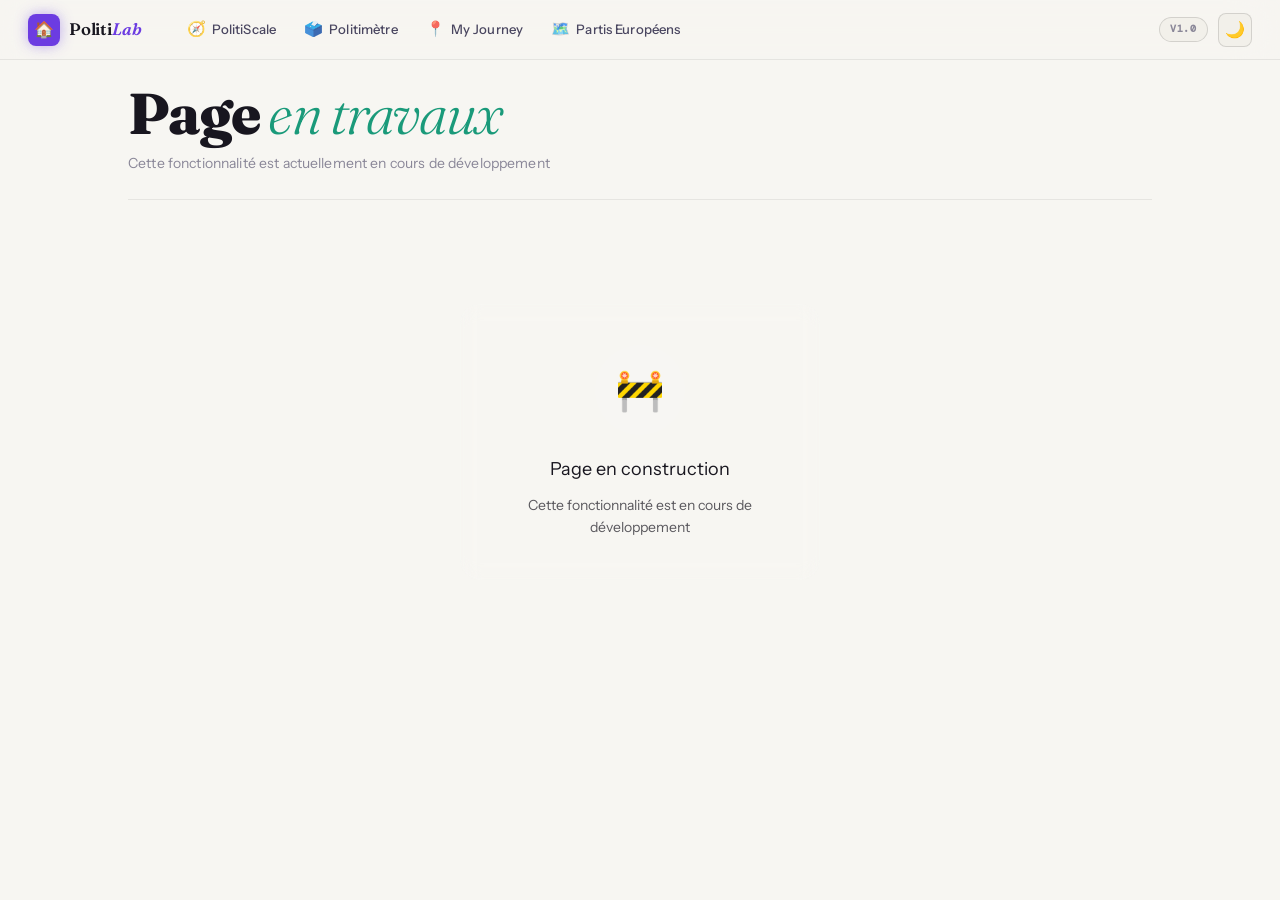
<file: wip.html>
<!DOCTYPE html>
<html lang="fr" data-theme="dark">
<head>
  <meta charset="UTF-8">
  <meta name="viewport" content="width=device-width, initial-scale=1.0">
  <title>My Political Journey — En travaux</title>
  <meta name="description" content="Cette page est en cours de développement.">
  <link rel="stylesheet" href="css/global.css">
  <link rel="stylesheet" href="css/nav.css">
  <link rel="stylesheet" href="css/journey.css">
</head>
<body>

  <div class="page-wrap">
    <div class="jrn-wrap">

      <!-- ── Header (en haut, comme tu voulais) ── -->
      <div class="jrn-header">
        <h1 class="jrn-title">Page <em>en travaux</em></h1>
        <p class="jrn-sub">Cette fonctionnalité est actuellement en cours de développement</p>
      </div>

      <!-- ── Bloc central stylisé ── -->
      <div style="
        display:flex;
        justify-content:center;
        align-items:center;
        margin-top:80px;
      ">
        <div style="
          text-align:center;
          padding:40px;
          border-radius:20px;
          background:rgba(255,255,255,0.04);
          backdrop-filter:blur(10px);
          border:1px solid rgba(255,255,255,0.08);
          max-width:360px;
        ">

          <div style="
            width:90px;
            height:90px;
            margin:0 auto 20px auto;
            border-radius:50%;
            display:flex;
            align-items:center;
            justify-content:center;
            font-size:40px;
            background:rgba(255,255,255,0.06);
          ">
            🚧
          </div>

          <div style="font-size:18px; margin-bottom:10px;">
            Page en construction
          </div>

          <div style="opacity:0.7; font-size:14px;">
            Cette fonctionnalité est en cours de développement
          </div>

        </div>
      </div>

    </div>
  </div>

  <script src="js/nav.js"></script>
</body>
</html>
</file>
<file: css/global.css>
/* ══════════════════════════════════════════════════════════
   PolitiLab — Global Styles
   Fonts: Fraunces (display/serif) + Instrument Sans (body)
   ══════════════════════════════════════════════════════════ */

@import url('https://fonts.googleapis.com/css2?family=Fraunces:ital,opsz,wght@0,9..144,300;0,9..144,600;0,9..144,800;1,9..144,300;1,9..144,600&family=Instrument+Sans:wght@400;500;600&family=DM+Mono:wght@400;500&display=swap');

/* ── TOKENS ── */
:root {
  /* Typography */
  --f-display: 'Fraunces', Georgia, serif;
  --f-body:    'Instrument Sans', system-ui, sans-serif;
  --f-mono:    'DM Mono', monospace;

  /* Spacing */
  --nav-h: 60px;
  --r-sm:  6px;
  --r:     12px;
  --r-lg:  20px;
  --r-xl:  28px;

  /* Motion */
  --ease:  cubic-bezier(.22, 1, .36, 1);
  --t:     .22s;
}

/* ── DARK THEME (default) ── */
[data-theme="dark"] {
  --bg:        #252530;
  --bg2:       #2a2a38;
  --surface:   #2f2f40;
  --surface2:  #383850;
  --surface3:  #424258;
  --border:    rgba(255,255,255,.10);
  --border2:   rgba(255,255,255,.18);
  --border3:   rgba(255,255,255,.28);

  --text:      #f0eef8;
  --text2:     #b8b4cc;
  --muted:     #6b6880;

  --accent:    #c5aeff;     /* violet clair */
  --accent2:   #ff7e6b;     /* orange-rouge */
  --gold:      #f2c063;
  --teal:      #5fd8b8;
  --blue:      #6aa3f7;

  --shadow:    0 8px 40px rgba(0,0,0,.55);
  --shadow-sm: 0 2px 12px rgba(0,0,0,.4);

  color-scheme: dark;
}

/* ── LIGHT THEME ── */
[data-theme="light"] {
  --bg:        #f7f6f2;
  --bg2:       #eeecE6;
  --surface:   #ffffff;
  --surface2:  #f2f0ea;
  --surface3:  #e8e5dd;
  --border:    rgba(0,0,0,.07);
  --border2:   rgba(0,0,0,.13);
  --border3:   rgba(0,0,0,.22);

  --text:      #18161f;
  --text2:     #4a4660;
  --muted:     #8a8798;

  --accent:    #6c3ce1;     /* violet foncé */
  --accent2:   #e04830;
  --gold:      #c08820;
  --teal:      #1a9a7a;
  --blue:      #2c6ed4;

  --shadow:    0 8px 40px rgba(0,0,0,.10);
  --shadow-sm: 0 2px 12px rgba(0,0,0,.07);

  color-scheme: light;
}

/* ── RESET ── */
*, *::before, *::after { box-sizing: border-box; margin: 0; padding: 0; }
html { scroll-behavior: smooth; }
body {
  font-family: var(--f-body);
  background: var(--bg);
  color: var(--text);
  min-height: 100vh;
  line-height: 1.6;
  overflow-x: hidden;
  transition: background var(--t), color var(--t);
}
img, video { max-width: 100%; display: block; }
a { color: var(--accent); text-decoration: none; transition: color var(--t); }
a:hover { color: var(--text); }
h1,h2,h3,h4 { font-family: var(--f-display); line-height: 1.1; }

/* ── UTILITIES ── */
.serif { font-family: var(--f-display); }
.mono  { font-family: var(--f-mono); }

/* ── BUTTONS ── */
.btn {
  display: inline-flex; align-items: center; gap: 8px;
  padding: 11px 24px;
  border-radius: var(--r-sm);
  font-family: var(--f-body);
  font-size: .875rem; font-weight: 600;
  letter-spacing: .02em;
  cursor: pointer; border: none;
  transition: transform var(--t) var(--ease), box-shadow var(--t), filter var(--t), background var(--t);
  text-decoration: none;
  white-space: nowrap;
}
.btn:hover { transform: translateY(-2px); }
.btn:active { transform: translateY(0); }

.btn-primary {
  background: var(--accent);
  color: var(--bg);
  box-shadow: 0 0 28px color-mix(in srgb, var(--accent) 35%, transparent);
}
.btn-primary:hover {
  filter: brightness(1.1);
  box-shadow: 0 4px 36px color-mix(in srgb, var(--accent) 50%, transparent);
  color: var(--bg);
}

.btn-ghost {
  background: transparent;
  color: var(--text2);
  border: 1px solid var(--border2);
}
.btn-ghost:hover { background: var(--surface2); color: var(--text); }

.btn-teal {
  background: var(--teal);
  color: var(--bg);
}
.btn-teal:hover { filter: brightness(1.08); color: var(--bg); }

/* ── CARDS ── */
.card {
  background: var(--surface);
  border: 1px solid var(--border);
  border-radius: var(--r-lg);
  padding: 24px;
  transition: border-color var(--t), box-shadow var(--t);
}
.card:hover { border-color: var(--border2); box-shadow: var(--shadow); }

/* ── PAGE WRAP ── */
.page-wrap {
  padding-top: var(--nav-h);
  position: relative;
  z-index: 1;
}

/* ── SECTION LABEL ── */
.section-label {
  font-family: var(--f-mono);
  font-size: .7rem; letter-spacing: .12em;
  text-transform: uppercase; color: var(--muted);
  margin-bottom: 10px;
}

/* ── DIVIDER ── */
.divider { height: 1px; background: var(--border); margin: 40px 0; }

/* ── ANIMATIONS ── */
@keyframes fadeUp {
  from { opacity: 0; transform: translateY(20px); }
  to   { opacity: 1; transform: translateY(0); }
}
@keyframes fadeIn {
  from { opacity: 0; } to { opacity: 1; }
}
.fade-up { animation: fadeUp .5s var(--ease) both; }

/* ── SCROLLBAR ── */
::-webkit-scrollbar { width: 5px; height: 5px; }
::-webkit-scrollbar-track { background: transparent; }
::-webkit-scrollbar-thumb { background: var(--surface3); border-radius: 3px; }
::-webkit-scrollbar-thumb:hover { background: var(--border2); }

/* ── RESPONSIVE ── */
@media (max-width: 600px) {
  .btn { padding: 10px 18px; font-size: .82rem; }
}
</file>
<file: css/nav.css>
/* ══════════════════════════════════════════
   PolitiLab — Navigation
   ══════════════════════════════════════════ */

.nav {
  position: fixed;
  top: 0; left: 0; right: 0;
  height: var(--nav-h);
  z-index: 200;
  background: color-mix(in srgb, var(--bg) 80%, transparent);
  backdrop-filter: blur(24px) saturate(180%);
  -webkit-backdrop-filter: blur(24px) saturate(180%);
  border-bottom: 1px solid var(--border);
  display: flex;
  align-items: center;
  padding: 0 28px;
  gap: 0;
  transition: background var(--t);
}

/* ── Logo ── */
.nav-logo {
  display: flex; align-items: center; gap: 9px;
  text-decoration: none; flex-shrink: 0;
  margin-right: 32px;
}
.nav-logo-mark {
  width: 32px; height: 32px;
  background: var(--accent);
  border-radius: 8px;
  display: grid; place-items: center;
  font-size: 1rem; flex-shrink: 0;
  box-shadow: 0 0 14px color-mix(in srgb, var(--accent) 40%, transparent);
  transition: background var(--t), box-shadow var(--t);
}
.nav-logo-text {
  font-family: var(--f-display);
  font-size: 1.05rem; font-weight: 600;
  color: var(--text);
  letter-spacing: -.01em;
}
.nav-logo-text span { color: var(--accent); font-style: italic; }

/* ── Links ── */
.nav-links {
  display: flex; align-items: center;
  gap: 2px; list-style: none; flex: 1;
}
.nav-links li a {
  display: flex; align-items: center; gap: 6px;
  padding: 6px 13px;
  border-radius: var(--r-sm);
  font-size: .82rem; font-weight: 500;
  color: var(--text2);
  text-decoration: none;
  letter-spacing: .01em;
  transition: color var(--t), background var(--t);
  white-space: nowrap;
}
.nav-links li a .nav-icon { font-size: .95rem; opacity: .8; }
.nav-links li a:hover { color: var(--text); background: var(--surface2); }
.nav-links li a.active {
  color: var(--accent);
  background: color-mix(in srgb, var(--accent) 10%, transparent);
}

/* ── Right side ── */
.nav-right {
  margin-left: auto;
  display: flex; align-items: center; gap: 10px;
}

/* Theme toggle */
.theme-toggle {
  width: 34px; height: 34px;
  border-radius: 8px;
  background: var(--surface2);
  border: 1px solid var(--border2);
  display: grid; place-items: center;
  cursor: pointer; font-size: 1rem;
  transition: background var(--t), border-color var(--t), transform var(--t);
  flex-shrink: 0;
}
.theme-toggle:hover { background: var(--surface3); transform: scale(1.05); }

.nav-badge {
  padding: 3px 10px;
  border-radius: 100px;
  font-size: .65rem; font-weight: 600;
  letter-spacing: .08em; text-transform: uppercase;
  border: 1px solid var(--border2);
  color: var(--muted);
  background: var(--surface2);
  font-family: var(--f-mono);
}

/* ── Burger (mobile) ── */
.nav-burger {
  display: none; flex-direction: column; gap: 5px;
  cursor: pointer; padding: 8px; margin-left: auto;
  background: none; border: none;
}
.nav-burger span {
  display: block; width: 22px; height: 2px;
  background: var(--text); border-radius: 2px;
  transition: transform .3s var(--ease), opacity .3s;
}
.nav-burger.open span:nth-child(1) { transform: translateY(7px) rotate(45deg); }
.nav-burger.open span:nth-child(2) { opacity: 0; }
.nav-burger.open span:nth-child(3) { transform: translateY(-7px) rotate(-45deg); }

/* ── Mobile drawer ── */
.nav-drawer {
  position: fixed;
  top: var(--nav-h); left: 0; right: 0;
  background: color-mix(in srgb, var(--bg) 95%, transparent);
  backdrop-filter: blur(24px);
  border-bottom: 1px solid var(--border);
  padding: 16px 20px 24px;
  z-index: 199;
  transform: translateY(-100%);
  opacity: 0;
  pointer-events: none;
  transition: transform .3s var(--ease), opacity .3s;
}
.nav-drawer.open {
  transform: translateY(0);
  opacity: 1;
  pointer-events: all;
}
.nav-drawer ul { list-style: none; display: flex; flex-direction: column; gap: 2px; }
.nav-drawer ul li a {
  display: flex; align-items: center; gap: 12px;
  padding: 12px 16px; border-radius: var(--r);
  font-size: .92rem; font-weight: 500;
  color: var(--text2); text-decoration: none;
  transition: color var(--t), background var(--t);
}
.nav-drawer ul li a:hover,
.nav-drawer ul li a.active { color: var(--text); background: var(--surface2); }
.nav-drawer ul li a.active { color: var(--accent); }

.nav-drawer-footer {
  margin-top: 16px;
  padding-top: 16px;
  border-top: 1px solid var(--border);
  display: flex;
  align-items: center;
  justify-content: space-between;
}
.nav-drawer-footer .theme-toggle { margin: 0; }

/* ── Responsive ── */
@media (max-width: 768px) {
  .nav { padding: 0 18px; }
  .nav-links, .nav-right .nav-badge { display: none; }
  .nav-burger { display: flex; }
  .nav-right { gap: 8px; }
}
@media (max-width: 380px) {
  .nav-logo-text { display: none; }
}
</file>
<file: css/home.css>
/* ══════════════════════════════════════════
   PolitiLab — Home Page
   ══════════════════════════════════════════ */

.home-wrap {
  max-width: 1120px;
  margin: 0 auto;
  padding: calc(var(--nav-h) + 64px) 28px 80px;
}

/* ── HERO ── */
.hero {
  display: grid;
  grid-template-columns: 1fr auto;
  align-items: end;
  gap: 48px;
  margin-bottom: 72px;
  padding-bottom: 56px;
  border-bottom: 1px solid var(--border);
}

.hero-kicker {
  display: inline-flex; align-items: center; gap: 6px;
  font-size: .7rem; font-weight: 600; letter-spacing: .1em;
  text-transform: uppercase; color: var(--accent);
  background: color-mix(in srgb, var(--accent) 10%, transparent);
  border: 1px solid color-mix(in srgb, var(--accent) 25%, transparent);
  border-radius: 100px; padding: 4px 12px;
  margin-bottom: 20px; font-family: var(--f-mono);
}

.hero-title {
  font-family: var(--f-display);
  font-size: clamp(2.6rem, 5.5vw, 4.8rem);
  font-weight: 800;
  line-height: 1.03;
  letter-spacing: -.03em;
  color: var(--text);
  margin-bottom: 20px;
}
.hero-title em {
  font-style: italic;
  font-weight: 300;
  color: var(--accent);
}

.hero-sub {
  font-size: 1rem;
  color: var(--text2);
  line-height: 1.75;
  max-width: 480px;
  font-weight: 400;
  margin-bottom: 32px;
}

.hero-ctas { display: flex; gap: 10px; flex-wrap: wrap; }

/* Hero decoration */
.hero-deco {
  flex-shrink: 0;
  display: flex; flex-direction: column;
  align-items: center; gap: 10px;
}

.hero-compass {
  position: relative;
  width: 160px; height: 160px;
}
.compass-ring {
  position: absolute; border-radius: 50%;
  border: 1px solid var(--border);
}
.compass-ring.r1 { inset: 0; border-style: dashed; animation: spin 40s linear infinite; }
.compass-ring.r2 { inset: 18px; border-color: color-mix(in srgb, var(--accent) 20%, transparent); animation: spin 25s linear infinite reverse; }
.compass-ring.r3 { inset: 38px; border-color: color-mix(in srgb, var(--teal) 30%, transparent); animation: spin 15s linear infinite; }

@keyframes spin { to { transform: rotate(360deg); } }

.compass-center {
  position: absolute; inset: 0;
  display: flex; align-items: center; justify-content: center;
  font-size: 2.4rem;
}

.hero-deco-label {
  font-family: var(--f-mono);
  font-size: .62rem; letter-spacing: .1em;
  text-transform: uppercase; color: var(--muted);
}

/* ── TOOLS GRID ── */
.section-header {
  display: flex; align-items: baseline;
  justify-content: space-between; gap: 20px;
  margin-bottom: 28px;
}

.section-title {
  font-family: var(--f-display);
  font-size: clamp(1.4rem, 3vw, 2rem);
  font-weight: 600;
  letter-spacing: -.02em;
  color: var(--text);
}
.section-count {
  font-family: var(--f-mono);
  font-size: .72rem; color: var(--muted);
  letter-spacing: .06em;
}

.tools-grid {
  display: grid;
  grid-template-columns: repeat(auto-fill, minmax(260px, 1fr));
  gap: 16px;
}

/* ── TOOL CARD ── */
.tool-card {
  position: relative;
  display: flex; flex-direction: column;
  background: var(--surface);
  border: 1px solid var(--border);
  border-radius: var(--r-lg);
  padding: 24px;
  text-decoration: none; color: inherit;
  overflow: hidden;
  transition: border-color var(--t), box-shadow var(--t), transform var(--t) var(--ease);
  animation: fadeUp .5s var(--ease) both;
}
.tool-card:nth-child(2) { animation-delay: .07s; }
.tool-card:nth-child(3) { animation-delay: .14s; }
.tool-card:nth-child(4) { animation-delay: .21s; }

.tool-card::before {
  content: '';
  position: absolute; top: 0; left: 0; right: 0;
  height: 2px;
  background: var(--card-accent, var(--accent));
  transform: scaleX(0);
  transform-origin: left;
  transition: transform .3s var(--ease);
}
.tool-card:hover::before { transform: scaleX(1); }
.tool-card:hover {
  border-color: var(--border2);
  box-shadow: var(--shadow);
  transform: translateY(-4px);
  color: inherit;
}

.tool-card-top {
  display: flex; align-items: flex-start;
  justify-content: space-between; margin-bottom: 18px;
}

.tool-icon-wrap {
  width: 44px; height: 44px;
  border-radius: 11px;
  background: color-mix(in srgb, var(--card-accent, var(--accent)) 12%, transparent);
  border: 1px solid color-mix(in srgb, var(--card-accent, var(--accent)) 22%, transparent);
  display: grid; place-items: center;
  font-size: 1.2rem;
}

.tool-badge {
  font-family: var(--f-mono);
  font-size: .65rem; font-weight: 500;
  letter-spacing: .05em; padding: 3px 9px;
  border-radius: 100px;
  border: 1px solid var(--border2);
  color: var(--muted); background: var(--surface2);
}

.tool-name {
  font-family: var(--f-display);
  font-size: 1.25rem; font-weight: 600;
  letter-spacing: -.02em;
  color: var(--text); margin-bottom: 8px;
}

.tool-desc {
  font-size: .85rem; line-height: 1.65;
  color: var(--text2); font-weight: 400;
  margin-bottom: 18px; flex: 1;
}

.tool-tags {
  display: flex; flex-wrap: wrap; gap: 5px; margin-bottom: 20px;
}
.tool-tag {
  font-size: .65rem; font-weight: 500;
  padding: 3px 8px; border-radius: 5px;
  color: var(--muted);
  background: var(--surface2);
  border: 1px solid var(--border);
  font-family: var(--f-mono);
  letter-spacing: .03em;
}

.tool-arrow {
  display: flex; align-items: center; gap: 6px;
  font-size: .82rem; font-weight: 600;
  color: var(--muted);
  transition: color var(--t), gap var(--t);
  margin-top: auto;
}
.tool-card:hover .tool-arrow {
  color: var(--card-accent, var(--accent));
  gap: 10px;
}

/* ── FOOTER ── */
.home-footer {
  margin-top: 80px;
  padding-top: 32px;
  border-top: 1px solid var(--border);
  display: flex;
  align-items: center;
  justify-content: space-between;
  flex-wrap: wrap;
  gap: 16px;
}
.footer-left {
  font-size: .8rem; color: var(--muted);
  display: flex; align-items: center; gap: 16px; flex-wrap: wrap;
}
.footer-left a { color: var(--muted); transition: color var(--t); }
.footer-left a:hover { color: var(--text); }
.footer-dot { width: 3px; height: 3px; border-radius: 50%; background: var(--border3); }
.footer-right {
  font-family: var(--f-mono);
  font-size: .65rem; color: var(--muted); letter-spacing: .08em;
}

/* ── RESPONSIVE ── */
@media (max-width: 768px) {
  .home-wrap { padding: calc(var(--nav-h) + 40px) 18px 60px; }
  .hero { grid-template-columns: 1fr; gap: 32px; margin-bottom: 48px; padding-bottom: 40px; }
  .hero-deco { display: none; }
  .tools-grid { grid-template-columns: 1fr; gap: 12px; }
  .home-footer { flex-direction: column; align-items: flex-start; gap: 12px; }
}
@media (min-width: 769px) and (max-width: 1024px) {
  .home-wrap { padding-left: 24px; padding-right: 24px; }
  .tools-grid { grid-template-columns: repeat(2, 1fr); }
}
</file>
<file: css/journey.css>
/* ══════════════════════════════════════════
   PolitiLab — My Political Journey
   ══════════════════════════════════════════ */

.jrn-wrap {
  max-width: 1080px;
  margin: 0 auto;
  padding: 24px 28px 80px;
  display: flex; flex-direction: column; gap: 24px;
}

/* ── Header ── */
.jrn-header {
  border-bottom: 1px solid var(--border);
  padding-bottom: 24px;
}

.jrn-kicker {
  font-family: var(--f-mono);
  font-size: .65rem; font-weight: 500;
  letter-spacing: .12em; text-transform: uppercase;
  color: var(--teal);
  margin-bottom: 10px;
  opacity: .8;
}

.jrn-title {
  font-family: var(--f-display);
  font-size: clamp(2rem, 5vw, 3.6rem);
  font-weight: 800; letter-spacing: -.03em; line-height: 1.05;
  color: var(--text); margin-bottom: 8px;
}
.jrn-title em {
  font-style: italic; font-weight: 300; color: var(--teal);
}

.jrn-sub {
  font-size: .875rem; color: var(--muted); letter-spacing: .01em;
}

/* ── Controls ── */
.jrn-controls {
  display: flex; gap: 10px; flex-wrap: wrap; align-items: center;
}

.jrn-input-wrap {
  position: relative; flex: 1; min-width: 200px;
}
.jrn-input-wrap input {
  width: 100%;
  padding: 10px 50px 10px 16px;
  background: var(--surface);
  border: 1px solid var(--border2);
  border-radius: var(--r);
  color: var(--text);
  font-family: var(--f-body); font-size: .9rem;
  outline: none;
  transition: border-color var(--t), box-shadow var(--t), background var(--t);
}
.jrn-input-wrap input:focus {
  border-color: var(--teal);
  box-shadow: 0 0 0 3px color-mix(in srgb, var(--teal) 15%, transparent);
}
.jrn-input-wrap input::placeholder { color: var(--muted); }
.jrn-input-wrap input:disabled { opacity: .45; cursor: not-allowed; }

.jrn-char-count {
  position: absolute; right: 12px; top: 50%;
  transform: translateY(-50%);
  font-size: .65rem; color: var(--muted);
  pointer-events: none; font-family: var(--f-mono);
  transition: color var(--t);
}
.jrn-char-count.warn { color: var(--accent2); }

/* ── Canvas wrapper ── */
.jrn-canvas-wrap {
  background: var(--surface);
  border: 1px solid var(--border);
  border-radius: var(--r-xl);
  overflow: hidden;
  width: fit-content;
  max-width: 100%;
  margin: 0 auto;
}

.jrn-canvas-scroller {
  overflow-x: auto; overflow-y: hidden;
  -webkit-overflow-scrolling: touch;
}

#journey {
  position: relative;
  width: 760px; height: 480px;
  background: #f5f4ef;
  flex-shrink: 0;
}

/* Light theme canvas background */
[data-theme="light"] #journey { background: #f0ede5; }

#arrow-svg {
  position: absolute; top: 0; left: 0;
  width: 100%; height: 100%;
  pointer-events: none; z-index: 5;
}

/* Arrow marker adjusts for light theme */
[data-theme="light"] #journey .arrow-stroke { stroke: #222; }
[data-theme="light"] #journey .arrow-fill   { fill: #222; }

#title-label {
  position: absolute; right: 24px; bottom: 20px;
  font-family: var(--f-display);
  font-weight: 800; font-size: 28px;
  color: #7a0000; text-align: right;
  line-height: 1.05; text-transform: uppercase;
  z-index: 10; pointer-events: none;
}

/* ── Empty state ── */
#empty-state {
  position: absolute; inset: 0;
  display: flex; flex-direction: column;
  align-items: center; justify-content: center;
  gap: 8px; z-index: 1;
}
#empty-state.hidden { display: none; }

.empty-icon { font-size: 2.5rem; opacity: .4; }
.empty-text { font-family: var(--f-body); font-size: .95rem; font-weight: 600; color: #555; }
.empty-hint { font-size: .75rem; color: #888; }

/* ── Step blocks ── */
.step { position: absolute; z-index: 2; }
.step-name {
  font-family: var(--f-body), Arial, sans-serif;
  font-size: 9px; font-weight: 700;
  color: #111; white-space: normal;
  word-break: break-word; margin-bottom: 2px;
  line-height: 1.2; max-width: 100%;
  overflow: hidden;
  display: -webkit-box;
  -webkit-line-clamp: 2;
  -webkit-box-orient: vertical;
  max-height: 22px; /* 2 × 9px × 1.2 lh ≈ 21.6px */
}
.step-img {
  object-fit: cover; display: block;
  background: #cc0000;
  border: 1px solid rgba(0,0,0,.15);
}

/* ── Canvas footer ── */
.jrn-canvas-footer {
  display: flex; align-items: center;
  justify-content: space-between;
  padding: 10px 18px;
  border-top: 1px solid var(--border);
}
.jrn-info {
  font-size: .75rem; color: var(--muted); font-family: var(--f-mono);
}
.jrn-hint { font-size: .72rem; color: var(--muted); }

/* ── Suggestions ── */
.jrn-suggestions {
  display: flex; flex-direction: column; gap: 10px;
}
.jrn-suggestions-label {
  font-family: var(--f-mono);
  font-size: .65rem; text-transform: uppercase;
  letter-spacing: .1em; color: var(--muted);
}
.jrn-suggestions-list {
  display: flex; flex-wrap: wrap; gap: 7px;
}
.suggestion-btn {
  padding: 6px 14px;
  background: var(--surface);
  border: 1px solid var(--border);
  border-radius: 100px;
  color: var(--text2);
  font-family: var(--f-body); font-size: .78rem;
  cursor: pointer;
  transition: all var(--t) var(--ease);
}
.suggestion-btn:hover {
  background: var(--surface2);
  border-color: var(--teal);
  color: var(--teal);
  transform: translateY(-1px);
}
.suggestion-btn:disabled { opacity: .35; cursor: not-allowed; transform: none; }

/* ── Responsive ── */
@media (max-width: 768px) {
  .jrn-wrap { padding: calc(var(--nav-h) + 16px) 16px 60px; gap: 18px; }
  .jrn-controls { flex-direction: column; align-items: stretch; }
  .jrn-input-wrap { min-width: 100%; }
  .btn { width: 100%; justify-content: center; }
  .jrn-canvas-footer { flex-direction: column; align-items: flex-start; gap: 4px; }
}
</file>
<file: css/politimetre.css>
/* ══════════════════════════════════════════
   Politimètre — Styles
   Hérite de global.css : --f-display, --f-body, --f-mono,
   --bg, --surface, --surface2, --surface3,
   --border, --border2, --border3,
   --text, --text2, --muted, --accent, --accent2,
   --gold, --teal, --blue,
   --r, --r-sm, --r-lg, --r-xl, --t, --ease,
   --shadow, --shadow-sm, --nav-h
   ══════════════════════════════════════════ */

.pm-screen { display: none; }
.pm-screen.active { display: flex; flex-direction: column; }
.pm-screen.active#s-intro { min-height: calc(100vh - var(--nav-h)); }

/* ══════════════════════════════════════════
   INTRO
   ══════════════════════════════════════════ */
.pm-intro-layout {
  display: grid;
  grid-template-columns: 1fr 1fr;
  gap: 60px;
  align-items: center;
  max-width: 1100px;
  margin: 0 auto;
  padding: 72px 32px;
  min-height: calc(100vh - var(--nav-h));
}

.pm-intro-text { display: flex; flex-direction: column; gap: 24px; }

.pm-intro-heading {
  font-family: var(--f-display);
  font-size: clamp(2.2rem, 4.5vw, 3.6rem);
  font-weight: 800;
  line-height: 1.05;
  letter-spacing: -.03em;
  color: var(--text);
}
.pm-intro-heading em {
  font-style: italic;
  font-weight: 300;
  color: var(--blue);
}

.pm-intro-body {
  font-size: .95rem;
  color: var(--text2);
  line-height: 1.75;
  max-width: 480px;
}

.pm-meta-row {
  display: flex;
  align-items: center;
  gap: 20px;
}
.pm-meta { display: flex; flex-direction: column; }
.pm-meta strong {
  font-family: var(--f-display);
  font-size: 1.6rem;
  font-weight: 800;
  color: var(--blue);
  line-height: 1;
}
.pm-meta span {
  font-size: .68rem;
  color: var(--muted);
  text-transform: uppercase;
  letter-spacing: .08em;
  font-family: var(--f-mono);
}
.pm-meta-sep { width: 1px; height: 28px; background: var(--border2); }

.pm-source-note { font-size: .75rem; color: var(--muted); }
.pm-source-note a { color: var(--text2); transition: color var(--t); }
.pm-source-note a:hover { color: var(--text); }

.pm-intro-visual {
  display: flex;
  flex-direction: column;
  align-items: center;
  gap: 16px;
}
.pm-hemi {
  width: 100%;
  max-width: 320px;
  filter: drop-shadow(0 0 40px rgba(106,163,247,.15));
}
.pm-hemi-label {
  font-family: var(--f-display);
  font-size: 1.2rem;
  font-weight: 700;
  color: var(--text2);
}
.pm-hemi-label small { font-size: .7rem; color: var(--muted); }

/* ══════════════════════════════════════════
   VOTE LAYOUT
   ══════════════════════════════════════════ */
.pm-vote-layout {
  display: grid;
  grid-template-columns: 200px 1fr;
  gap: 0;
  max-width: 1000px;
  margin: 0 auto;
  padding: 40px 24px;
  min-height: calc(100vh - var(--nav-h));
  align-items: start;
}

/* ── Sidebar ── */
.pm-sidebar {
  padding-right: 32px;
  padding-top: 8px;
  position: sticky;
  top: calc(var(--nav-h) + 20px);
}
.pm-prog-block {
  position: relative;
  display: flex;
  align-items: center;
  justify-content: center;
  margin-bottom: 24px;
}
.pm-prog-ring { width: 80px; height: 80px; }
.pm-prog-num {
  position: absolute;
  font-family: var(--f-display);
  font-size: 1.3rem;
  font-weight: 800;
  line-height: 1;
  color: var(--text);
}
.pm-prog-num span { font-size: .72rem; color: var(--muted); }

.pm-tally { display: flex; flex-direction: column; gap: 8px; }
.tally-item {
  display: flex;
  align-items: center;
  gap: 8px;
  font-size: .78rem;
  color: var(--text2);
}
.tally-dot { width: 8px; height: 8px; border-radius: 50%; flex-shrink: 0; }
.tally-dot.pour       { background: #4caf50; }
.tally-dot.contre     { background: #f44336; }
.tally-dot.abstention { background: var(--muted); }

/* ── Main card ── */
.pm-main { flex: 1; }
.pm-card {
  background: var(--surface);
  border: 1px solid var(--border);
  border-radius: var(--r-xl);
  padding: 32px;
  animation: fadeUp .35s var(--ease) both;
}

.pm-card-top {
  display: flex;
  justify-content: space-between;
  align-items: center;
  margin-bottom: 20px;
}
.pm-card-num {
  font-size: .78rem;
  color: var(--muted);
  text-transform: uppercase;
  letter-spacing: .08em;
}
.pm-card-date {
  font-size: .75rem;
  color: var(--muted);
}

.pm-card-title {
  font-family: var(--f-display);
  font-size: clamp(1.2rem, 2.8vw, 1.55rem);
  font-weight: 600;
  line-height: 1.25;
  letter-spacing: -.02em;
  margin-bottom: 16px;
  color: var(--text);
}

.pm-desc-box {
  background: var(--surface2);
  border: 1px solid var(--border);
  border-radius: var(--r);
  padding: 14px 18px;
  margin-bottom: 28px;
  font-size: .875rem;
  color: var(--text2);
  line-height: 1.65;
}

/* ── Vote buttons ── */
.pm-vote-btns {
  display: flex;
  gap: 12px;
  flex-wrap: wrap;
}
.pm-vbtn {
  flex: 1;
  min-width: 110px;
  display: flex;
  flex-direction: column;
  align-items: center;
  gap: 8px;
  padding: 20px 16px;
  border-radius: var(--r-lg);
  border: 1px solid var(--border2);
  background: var(--surface2);
  color: var(--text2);
  font-family: var(--f-body);
  font-size: .88rem;
  font-weight: 600;
  cursor: pointer;
  transition: all var(--t) var(--ease);
}
.pm-vbtn:hover { transform: translateY(-3px); }
.pm-vbtn.pour:hover        { border-color: #4caf50; background: rgba(76,175,80,.1);  color: #6dde70; }
.pm-vbtn.abstention:hover  { border-color: var(--border3); background: var(--surface3); color: var(--text); }
.pm-vbtn.contre:hover      { border-color: #f44336; background: rgba(244,67,54,.1);  color: #ff7070; }

.pm-vbtn.selected-pour        { border-color: #4caf50; background: rgba(76,175,80,.15);  color: #6dde70; transform: translateY(-2px); box-shadow: 0 4px 20px rgba(76,175,80,.2); }
.pm-vbtn.selected-abstention  { border-color: var(--border3); background: var(--surface3); color: var(--text); transform: translateY(-2px); }
.pm-vbtn.selected-contre      { border-color: #f44336; background: rgba(244,67,54,.15);  color: #ff7070; transform: translateY(-2px); box-shadow: 0 4px 20px rgba(244,67,54,.2); }

.pm-vbtn-icon { font-size: 1.6rem; }

/* ── Reveal ── */
.pm-reveal { margin-top: 28px; border-top: 1px solid var(--border); padding-top: 24px; }
.pm-reveal.hidden { display: none; }
.pm-reveal-label {
  font-family: var(--f-mono);
  font-size: .68rem;
  color: var(--muted);
  text-transform: uppercase;
  letter-spacing: .1em;
  margin-bottom: 14px;
}
.pm-groupes-grid {
  display: flex;
  flex-direction: column;
  gap: 8px;
  margin-bottom: 20px;
}
.groupe-row {
  display: grid;
  grid-template-columns: 140px auto 1fr 52px;
  align-items: center;
  gap: 12px;
  font-size: .82rem;
}
.groupe-name {
  font-weight: 600;
  white-space: nowrap;
  overflow: hidden;
  text-overflow: ellipsis;
  color: var(--text);
}
.groupe-vote {
  padding: 2px 10px;
  border-radius: 100px;
  font-size: .65rem;
  font-weight: 700;
  text-transform: uppercase;
  letter-spacing: .07em;
  white-space: nowrap;
  font-family: var(--f-mono);
}
.gv-pour       { background: rgba(76,175,80,.18);  color: #6dde70; }
.gv-contre     { background: rgba(244,67,54,.18);  color: #ff7070; }
.gv-abstention { background: rgba(136,136,136,.15);color: var(--text2); }
.gv-partagé    { background: color-mix(in srgb, var(--gold) 18%, transparent); color: var(--gold); }
.gv-absent     { background: var(--surface3); color: var(--muted); }

.groupe-bar-wrap { background: var(--surface2); border-radius: 100px; height: 4px; overflow: hidden; }
.groupe-bar { height: 100%; border-radius: 100px; }
.groupe-pct { font-size: .68rem; color: var(--muted); text-align: right; font-family: var(--f-mono); }

.pm-reveal-footer {
  display: flex;
  align-items: center;
  justify-content: space-between;
  gap: 12px;
  flex-wrap: wrap;
}
.pm-link-source {
  font-size: .78rem;
  color: var(--muted);
  transition: color var(--t);
}
.pm-link-source:hover { color: var(--accent); }

/* ══════════════════════════════════════════
   RÉSULTATS
   ══════════════════════════════════════════ */
#s-results.active { display: flex; flex-direction: column; }

.pm-results-head {
  text-align: center;
  padding: 60px 24px 36px;
  border-bottom: 1px solid var(--border);
  background: var(--surface);
}
.pm-results-title {
  font-family: var(--f-display);
  font-size: clamp(2rem, 5vw, 3rem);
  font-weight: 800;
  letter-spacing: -.03em;
  margin-bottom: 12px;
  color: var(--text);
}
.pm-results-sub {
  color: var(--text2);
  font-size: .95rem;
  max-width: 500px;
  margin: 0 auto;
  line-height: 1.6;
}

.pm-winner {
  max-width: 700px;
  margin: 40px auto 0;
  padding: 0 24px;
  width: 100%;
}
.winner-card {
  background: var(--surface);
  border: 1px solid var(--border2);
  border-radius: var(--r-xl);
  padding: 36px;
  text-align: center;
  position: relative;
  overflow: hidden;
  box-shadow: var(--shadow-sm);
}
.winner-emoji { font-size: 3rem; margin-bottom: 12px; }
.winner-label {
  font-family: var(--f-mono);
  font-size: .68rem;
  color: var(--muted);
  text-transform: uppercase;
  letter-spacing: .12em;
  margin-bottom: 8px;
}
.winner-name {
  font-family: var(--f-display);
  font-size: 1.8rem;
  font-weight: 800;
  letter-spacing: -.02em;
  margin-bottom: 8px;
}
.winner-score { font-size: .95rem; color: var(--text2); }
.winner-score strong { color: var(--text); }

.pm-bars-wrap {
  max-width: 700px;
  margin: 32px auto 0;
  padding: 0 24px;
  width: 100%;
}
.pm-bars { display: flex; flex-direction: column; gap: 14px; }
.pm-bar-row {
  display: grid;
  grid-template-columns: 160px 1fr 52px;
  gap: 12px;
  align-items: center;
  font-size: .82rem;
}
.pm-bar-name { font-weight: 600; color: var(--text); }
.pm-bar-track { background: var(--surface2); border-radius: 100px; height: 8px; overflow: hidden; }
.pm-bar-fill {
  height: 100%;
  border-radius: 100px;
  transition: width .8s cubic-bezier(.4,0,.2,1);
}
.pm-bar-pct { font-size: .72rem; color: var(--muted); text-align: right; font-family: var(--f-mono); }

.pm-detail-section {
  max-width: 700px;
  margin: 40px auto 0;
  padding: 0 24px;
  width: 100%;
}
.pm-detail-title {
  font-family: var(--f-mono);
  font-size: .68rem;
  font-weight: 500;
  margin-bottom: 16px;
  color: var(--muted);
  text-transform: uppercase;
  letter-spacing: .1em;
}
.detail-item {
  background: var(--surface);
  border: 1px solid var(--border);
  border-radius: var(--r);
  padding: 14px 16px;
  margin-bottom: 8px;
  display: grid;
  grid-template-columns: 1fr auto auto;
  align-items: center;
  gap: 12px;
  font-size: .82rem;
  transition: border-color var(--t);
}
.detail-item:hover { border-color: var(--border2); }
.detail-title-text { font-weight: 500; color: var(--text2); line-height: 1.4; }
.detail-my-vote {
  padding: 2px 10px;
  border-radius: 100px;
  font-size: .65rem;
  font-weight: 700;
  text-transform: uppercase;
  letter-spacing: .07em;
  font-family: var(--f-mono);
}
.detail-match { font-size: 1rem; }

.pm-results-footer {
  max-width: 700px;
  margin: 32px auto 60px;
  padding: 0 24px;
  width: 100%;
  display: flex;
  flex-direction: column;
  gap: 16px;
}
.pm-results-footer-btns {
  display: flex;
  gap: 10px;
  flex-wrap: wrap;
}
.pm-disclaimer {
  font-size: .72rem;
  color: var(--muted);
  line-height: 1.6;
  max-width: 500px;
}

.btn-sm { padding: 10px 20px; font-size: .85rem; }

/* ══════════════════════════════════════════
   RESPONSIVE
   ══════════════════════════════════════════ */
@media (max-width: 768px) {
  .pm-intro-layout { grid-template-columns: 1fr; padding: 48px 20px; gap: 40px; }
  .pm-intro-visual { order: -1; }
  .pm-vote-layout  { grid-template-columns: 1fr; padding: 24px 16px; }
  .pm-sidebar      { display: none; }
  .pm-card         { padding: 20px; border-radius: var(--r-lg); }
  .pm-vote-btns    { flex-direction: column; }
  .pm-vbtn         { flex-direction: row; justify-content: center; padding: 14px; }
  .groupe-row      { grid-template-columns: 110px auto 1fr; }
  .groupe-pct      { display: none; }
  .pm-bar-row      { grid-template-columns: 110px 1fr 44px; }
  .pm-winner, .pm-bars-wrap, .pm-detail-section, .pm-results-footer { padding: 0 16px; }
}
</file>
<file: css/politiscale.css>
/* ══════════════════════════════════════════
   PolitiScale — Styles
   Hérite de global.css : --f-display, --f-body, --f-mono,
   --bg, --surface, --surface2, --border, --border2,
   --text, --text2, --muted, --accent, --gold, --teal, --blue,
   --r, --r-sm, --r-lg, --r-xl, --t, --ease, --shadow
   ══════════════════════════════════════════ */

/* ── Screens ── */
.ps-screen { display: none; }
.ps-screen.active { display: block; animation: fadeUp .4s var(--ease) both; }

/* ══════════════════════════════════════════
   INTRO
   ══════════════════════════════════════════ */
#screen-intro.active {
  display: flex;
  min-height: calc(100vh - var(--nav-h));
}

.intro-center {
  min-height: calc(100vh - var(--nav-h));
  display: flex;
  flex-direction: column;
  align-items: center;
  justify-content: center;
  padding: 60px 24px;
  text-align: center;
  width: 100%;
}

.glow-ring {
  width: 140px; height: 140px;
  border-radius: 50%;
  background: conic-gradient(from 0deg,
    #e05a5a, #a0d080, #60c8a0, #6090e0, #60d090,
    #c060e0, #5ab4e0, #e05060, #e08040, #e0b060, #e05a5a);
  display: flex; align-items: center; justify-content: center;
  margin-bottom: 32px;
  animation: ps-spin 24s linear infinite;
  filter: drop-shadow(0 0 32px rgba(200,180,255,.35));
}
@keyframes ps-spin { to { transform: rotate(360deg); } }

.glow-ring-inner {
  width: 114px; height: 114px;
  background: var(--bg);
  border-radius: 50%;
  display: flex; align-items: center; justify-content: center;
  font-size: 2.6rem;
}

.intro-h1 {
  font-family: var(--f-display);
  font-size: clamp(2.2rem, 6vw, 3.8rem);
  font-weight: 800;
  line-height: 1.1;
  margin-bottom: 16px;
  letter-spacing: -.03em;
  color: var(--text);
}
.intro-h1 em {
  font-style: italic;
  font-weight: 300;
  color: var(--accent);
}

.intro-tagline {
  font-size: 1rem;
  color: var(--text2);
  max-width: 500px;
  margin-bottom: 32px;
  font-weight: 400;
  line-height: 1.7;
}

.axes-preview {
  display: flex;
  flex-wrap: wrap;
  gap: 8px;
  justify-content: center;
  max-width: 600px;
  margin-bottom: 36px;
}
.axe-tag {
  padding: 4px 12px;
  border-radius: 100px;
  font-size: .68rem;
  font-weight: 600;
  letter-spacing: .07em;
  text-transform: uppercase;
  border: 1px solid;
  font-family: var(--f-mono);
  opacity: .85;
}

.intro-meta {
  font-size: .78rem;
  color: var(--muted);
  margin-top: 16px;
  font-family: var(--f-mono);
  letter-spacing: .04em;
}

/* ══════════════════════════════════════════
   QUIZ
   ══════════════════════════════════════════ */
#screen-quiz.active { display: block; }

.quiz-top {
  background: color-mix(in srgb, var(--bg) 80%, transparent);
  backdrop-filter: blur(20px);
  border-bottom: 1px solid var(--border);
  padding: 14px 24px;
  display: flex;
  align-items: center;
  gap: 16px;
  position: sticky;
  top: var(--nav-h);
  z-index: 10;
}
.quiz-logo {
  font-family: var(--f-display);
  font-size: 1rem;
  font-weight: 700;
  color: var(--accent);
  white-space: nowrap;
  flex-shrink: 0;
  font-style: italic;
}
.progress-wrap {
  flex: 1;
  background: var(--surface2);
  border-radius: 100px;
  height: 5px;
  overflow: hidden;
}
.progress-fill {
  height: 100%;
  background: linear-gradient(90deg, var(--accent), var(--gold));
  border-radius: 100px;
  width: 0;
  transition: width .4s var(--ease);
}
.progress-label {
  font-size: .75rem;
  color: var(--muted);
  white-space: nowrap;
  flex-shrink: 0;
}

.quiz-body {
  max-width: 720px;
  margin: 0 auto;
  padding: 52px 24px 100px;
}

.domaine-chip {
  display: inline-block;
  padding: 4px 14px;
  border-radius: 100px;
  font-size: .68rem;
  font-weight: 600;
  letter-spacing: .08em;
  text-transform: uppercase;
  margin-bottom: 22px;
  border: 1px solid currentColor;
  font-family: var(--f-mono);
  opacity: .85;
}

.question-text {
  font-family: var(--f-display);
  font-size: clamp(1.25rem, 3vw, 1.7rem);
  font-weight: 600;
  line-height: 1.3;
  margin-bottom: 10px;
  color: var(--text);
  letter-spacing: -.02em;
}
.question-detail {
  font-size: .875rem;
  color: var(--muted);
  margin-bottom: 36px;
  font-weight: 400;
  max-width: 580px;
  line-height: 1.6;
}

.answers {
  display: grid;
  gap: 9px;
  margin-bottom: 32px;
}
.answer-btn {
  background: var(--surface);
  border: 1px solid var(--border);
  border-radius: var(--r);
  padding: 14px 18px;
  color: var(--text);
  font-family: var(--f-body);
  font-size: .9rem;
  cursor: pointer;
  text-align: left;
  display: flex;
  align-items: center;
  gap: 14px;
  transition: background var(--t), border-color var(--t), transform var(--t) var(--ease);
  position: relative;
  overflow: hidden;
}
.answer-btn::before {
  content: '';
  position: absolute;
  left: 0; top: 0; bottom: 0;
  width: 3px;
}
.answer-btn.sd::before { background: #4caf50; }
.answer-btn.d::before  { background: #8bc34a; }
.answer-btn.n::before  { background: var(--muted); }
.answer-btn.c::before  { background: #ff9800; }
.answer-btn.sc::before { background: #f44336; }

.answer-btn:hover {
  background: var(--surface2);
  border-color: var(--border2);
  transform: translateX(4px);
}
.answer-btn.selected {
  background: var(--surface2);
  border-color: var(--accent);
  box-shadow: inset 0 0 0 1px color-mix(in srgb, var(--accent) 60%, transparent);
}

.answer-letter {
  width: 30px; height: 30px;
  border-radius: 50%;
  background: var(--surface2);
  border: 1px solid var(--border2);
  display: flex; align-items: center; justify-content: center;
  font-size: .68rem;
  font-weight: 700;
  flex-shrink: 0;
  color: var(--muted);
  font-family: var(--f-mono);
  transition: background var(--t), color var(--t), border-color var(--t);
}
.answer-btn.selected .answer-letter {
  background: var(--accent);
  color: var(--bg);
  border-color: var(--accent);
}

.nav-btns {
  display: flex;
  gap: 12px;
  align-items: center;
  flex-wrap: wrap;
}
.btn-sm { padding: 10px 22px; font-size: .85rem; }

.skip-link {
  font-size: .78rem;
  color: var(--muted);
  background: none;
  border: none;
  cursor: pointer;
  text-decoration: underline;
  text-underline-offset: 3px;
  font-family: var(--f-body);
  margin-left: auto;
  transition: color var(--t);
}
.skip-link:hover { color: var(--text2); }

/* ══════════════════════════════════════════
   RÉSULTATS
   ══════════════════════════════════════════ */
#screen-result.active { display: block; }

.result-hero {
  background: var(--surface);
  border-bottom: 1px solid var(--border);
  padding: 60px 24px 52px;
  text-align: center;
}
.result-hero h2 {
  font-family: var(--f-display);
  font-size: clamp(1.8rem, 4vw, 2.8rem);
  font-weight: 800;
  letter-spacing: -.03em;
  margin-bottom: 12px;
  color: var(--text);
}
.profile-label {
  display: inline-block;
  padding: 5px 18px;
  border-radius: 100px;
  font-size: .75rem;
  font-weight: 700;
  letter-spacing: .08em;
  text-transform: uppercase;
  border: 1px solid;
  margin-bottom: 18px;
  font-family: var(--f-mono);
}
.profile-desc {
  max-width: 620px;
  margin: 0 auto;
  color: var(--text2);
  font-size: .9rem;
  font-weight: 400;
  line-height: 1.8;
}

.result-body {
  max-width: 820px;
  margin: 0 auto;
  padding: 52px 24px 80px;
}

/* Section titles — distinct de .section-title global */
.ps-section-title {
  font-family: var(--f-display);
  font-size: 1.1rem;
  font-weight: 700;
  margin-bottom: 24px;
  margin-top: 52px;
  display: flex;
  align-items: center;
  gap: 10px;
  color: var(--text);
  letter-spacing: -.01em;
}
.ps-section-title::after {
  content: '';
  flex: 1;
  height: 1px;
  background: var(--border);
}
.ps-section-title:first-child { margin-top: 0; }

/* ── Boussole ── */
.compass-wrap {
  display: flex;
  flex-direction: column;
  align-items: center;
  margin-bottom: 16px;
}
.compass-grid {
  position: relative;
  width: min(300px, 88vw);
  height: min(300px, 88vw);
  margin: 0 auto 12px;
}
.compass-svg { width: 100%; height: 100%; }
.compass-labels {
  display: grid;
  grid-template-columns: 1fr 1fr 1fr;
  grid-template-rows: auto auto auto;
  text-align: center;
  width: min(300px, 88vw);
  gap: 4px;
  font-size: .68rem;
  color: var(--muted);
  letter-spacing: .06em;
  text-transform: uppercase;
  font-family: var(--f-mono);
  margin-bottom: 8px;
}
.compass-labels .top    { grid-column: 2; font-weight: 700; color: #e05060; }
.compass-labels .bottom { grid-column: 2; font-weight: 700; color: #60c8a0; }
.compass-labels .left   { grid-column: 1; font-weight: 700; color: #e05a5a; text-align: left; }
.compass-labels .right  { grid-column: 3; font-weight: 700; color: #5ab4e0; text-align: right; }

/* ── Axes ── */
.axes-grid { display: grid; gap: 22px; margin-bottom: 16px; }
.axe-row { display: grid; gap: 6px; }
.axe-header {
  display: flex;
  justify-content: space-between;
  align-items: center;
  font-size: .78rem;
  font-weight: 600;
  gap: 8px;
  color: var(--text2);
}
.axe-bar-wrap {
  position: relative;
  height: 10px;
  background: var(--surface2);
  border-radius: 100px;
  overflow: visible;
}
.axe-bar-fill {
  position: absolute;
  top: 0; bottom: 0;
  border-radius: 100px;
  transition: width .8s cubic-bezier(.4,0,.2,1), left .8s cubic-bezier(.4,0,.2,1);
}
.axe-cursor {
  position: absolute;
  top: 50%;
  transform: translate(-50%, -50%);
  width: 16px; height: 16px;
  border-radius: 50%;
  border: 2px solid var(--bg);
  transition: left .8s cubic-bezier(.4,0,.2,1);
  z-index: 2;
  box-shadow: 0 0 8px rgba(0,0,0,.4);
}
.axe-labels {
  display: flex;
  justify-content: space-between;
  font-size: .64rem;
  color: var(--muted);
  margin-top: 3px;
  font-family: var(--f-mono);
}

/* ── Partis ── */
.partis-grid {
  display: grid;
  grid-template-columns: repeat(auto-fill, minmax(220px, 1fr));
  gap: 12px;
  margin-bottom: 16px;
}
.parti-card {
  background: var(--surface);
  border: 1px solid var(--border);
  border-radius: var(--r-lg);
  padding: 14px 16px;
  transition: border-color var(--t), box-shadow var(--t);
}
.parti-card:hover { border-color: var(--border2); box-shadow: var(--shadow-sm); }
.parti-name {
  font-weight: 600;
  font-size: .85rem;
  margin-bottom: 10px;
  display: flex; align-items: center; gap: 8px;
  color: var(--text);
}
.parti-dot { width: 8px; height: 8px; border-radius: 50%; flex-shrink: 0; }
.compat-bar-wrap {
  background: var(--surface2);
  border-radius: 100px;
  height: 5px;
  overflow: hidden;
}
.compat-bar { height: 100%; border-radius: 100px; transition: width .6s var(--ease); }
.compat-pct { font-size: .68rem; color: var(--muted); margin-top: 5px; font-family: var(--f-mono); }

/* ── Penseurs ── */
.penseurs-grid {
  display: grid;
  grid-template-columns: repeat(auto-fill, minmax(170px, 1fr));
  gap: 12px;
  margin-bottom: 16px;
}
.penseur-card {
  background: var(--surface);
  border: 1px solid var(--border);
  border-radius: var(--r-lg);
  padding: 18px 16px;
  text-align: center;
  transition: border-color var(--t), transform var(--t) var(--ease), box-shadow var(--t);
}
.penseur-card:hover {
  border-color: var(--border2);
  transform: translateY(-3px);
  box-shadow: var(--shadow-sm);
}
.penseur-emoji { font-size: 2rem; margin-bottom: 10px; }
.penseur-name { font-weight: 700; font-size: .88rem; margin-bottom: 5px; color: var(--text); }
.penseur-desc { font-size: .72rem; color: var(--muted); line-height: 1.5; }

/* ── Actions ── */
.result-actions {
  display: flex;
  gap: 12px;
  flex-wrap: wrap;
  margin-top: 52px;
  padding-top: 32px;
  border-top: 1px solid var(--border);
}

/* ══════════════════════════════════════════
   CACHE BANNER
   ══════════════════════════════════════════ */
#cache-banner {
  position: fixed;
  bottom: 24px; left: 50%;
  transform: translateX(-50%);
  background: var(--surface);
  border: 1px solid var(--border2);
  border-radius: var(--r-lg);
  padding: 12px 18px;
  display: flex;
  gap: 10px;
  align-items: center;
  z-index: 999;
  box-shadow: var(--shadow);
  font-size: .82rem;
  white-space: nowrap;
  max-width: 90vw;
  animation: fadeUp .3s var(--ease) both;
}

/* ══════════════════════════════════════════
   RESPONSIVE
   ══════════════════════════════════════════ */
@media (max-width: 600px) {
  .quiz-body    { padding: 28px 16px 80px; }
  .result-body  { padding: 32px 16px 60px; }
  .result-hero  { padding: 40px 16px 36px; }
  .nav-btns     { flex-direction: column; align-items: stretch; }
  .skip-link    { margin-left: 0; text-align: center; }
  .quiz-top     { padding: 12px 16px; gap: 10px; }
  .quiz-logo    { display: none; }
}
</file>
